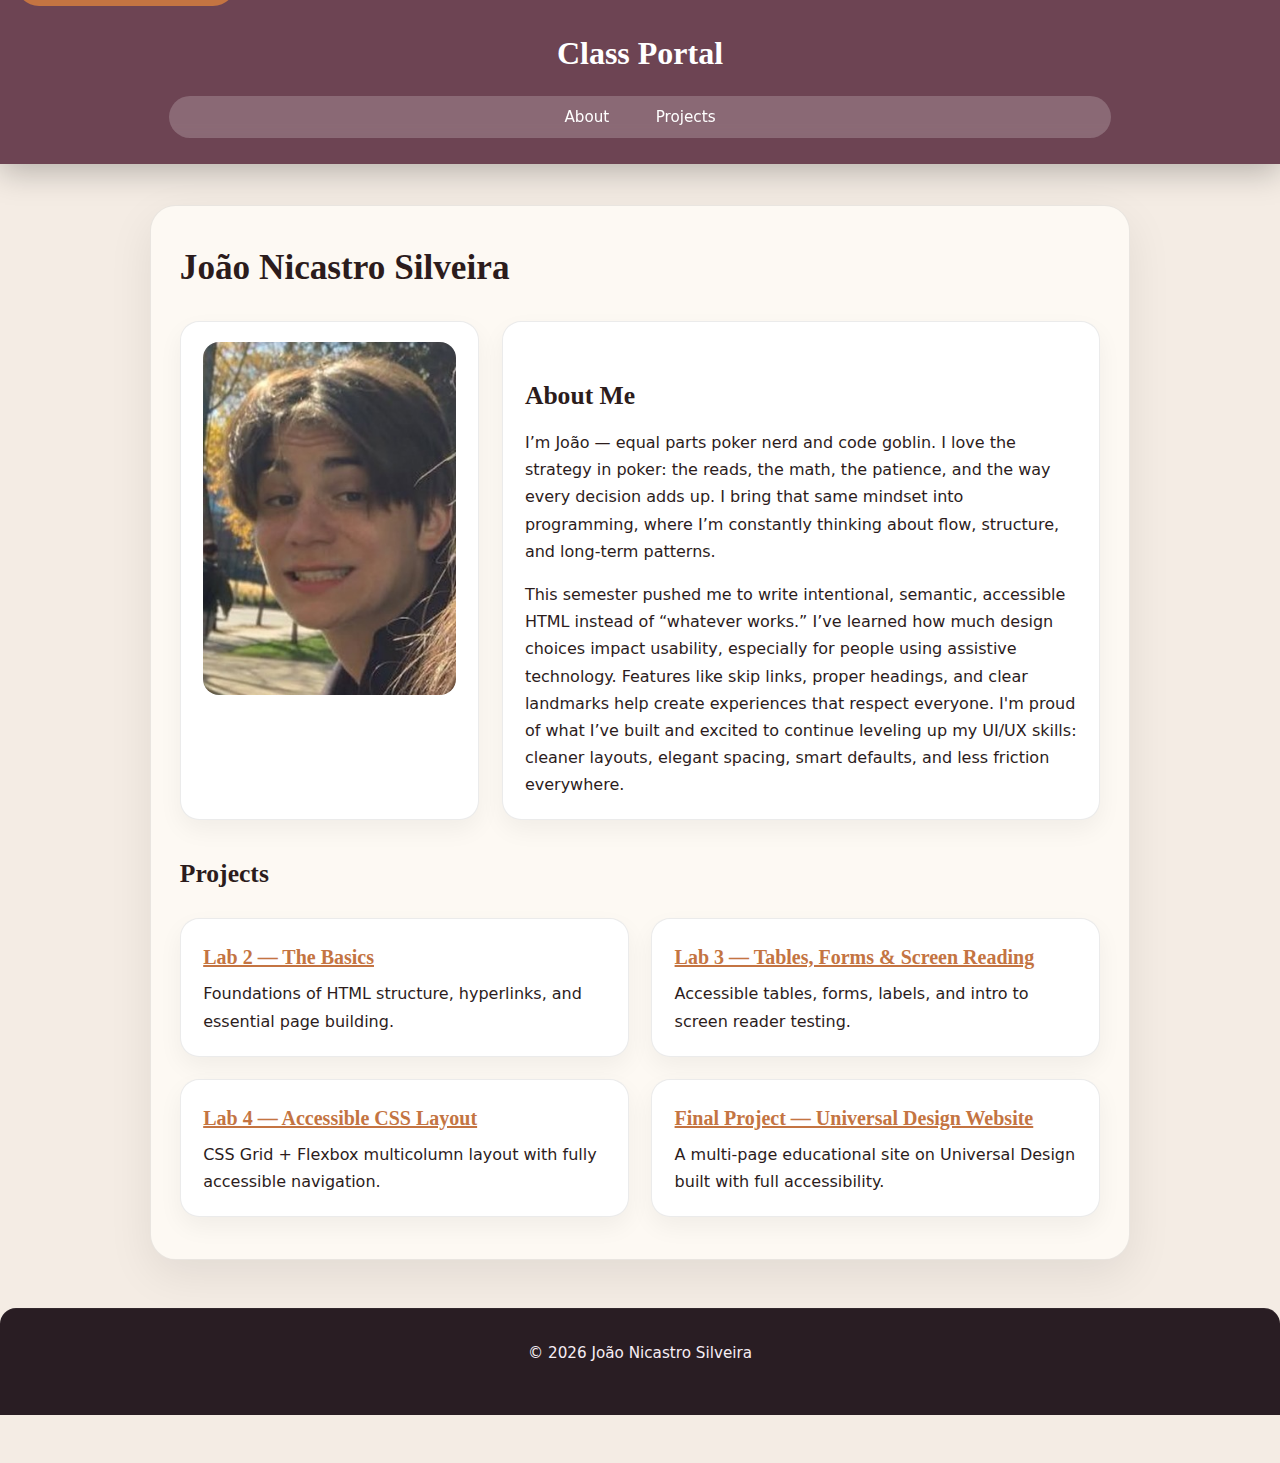
<file: index.html>
<!DOCTYPE html>
<html lang="en">
<head>
  <meta charset="UTF-8">
  <title>Class Portal — João Nicastro Silveira</title>
  <meta name="viewport" content="width=device-width, initial-scale=1">
  <link rel="stylesheet" href="styles.css">
</head>

<body>
  <a href="#main" class="skip-link">Skip to main content</a>

  <header>
    <div class="header-inner">
      <a href="index.html" class="brand">Class Portal</a>

      <button class="nav-toggle" aria-expanded="false">Menu</button>

      <nav id="nav">
        <ul>
          <li><a href="#about">About</a></li>
          <li><a href="#projects">Projects</a></li>
        </ul>
      </nav>
    </div>
  </header>

  <main id="main">

    <!-- ================= ABOUT ME ================= -->
    <section id="about">
      <h1>João Nicastro Silveira</h1>

      <div class="cards" style="grid-template-columns: 1fr 2fr;">
        
        <!-- Avatar / Photo -->
        <div class="card" style="text-align:center;">
          <img src="images/me.jpg" alt="Portrait of João Nicastro Silveira" style="max-width:100%; border-radius:1rem;">
        </div>

        <!-- About Me Text -->
        <div class="card">
          <h2>About Me</h2>
          <p>
            I’m João — equal parts poker nerd and code goblin. I love the strategy in poker:
            the reads, the math, the patience, and the way every decision adds up. I bring
            that same mindset into programming, where I’m constantly thinking about flow,
            structure, and long-term patterns.
          </p>

          <p>
            This semester pushed me to write intentional, semantic, accessible HTML instead
            of “whatever works.” I’ve learned how much design choices impact usability,
            especially for people using assistive technology. Features like skip links,
            proper headings, and clear landmarks help create experiences that respect
            everyone. I'm proud of what I’ve built and excited to continue leveling up my
            UI/UX skills: cleaner layouts, elegant spacing, smart defaults, and less
            friction everywhere.
          </p>
        </div>
      </div>
    </section>

    <!-- ================= PROJECTS ================= -->
    <section id="projects">
      <h2>Projects</h2>

      <div class="cards">

        <div class="card">
          <h3><a href="photosynthesis-recode/">Lab 2 — The Basics</a></h3>
          <p>Foundations of HTML structure, hyperlinks, and essential page building.</p>
        </div>

        <div class="card">
          <h3><a href="a11y-demo/">Lab 3 — Tables, Forms & Screen Reading</a></h3>
          <p>Accessible tables, forms, labels, and intro to screen reader testing.</p>
        </div>

        <div class="card">
          <h3><a href="lab4/index.html">Lab 4 — Accessible CSS Layout</a></h3>
          <p>CSS Grid + Flexbox multicolumn layout with fully accessible navigation.</p>
        </div>

        <div class="card">
          <h3><a href="final_project/index.html">Final Project — Universal Design Website</a></h3>
          <p>A multi-page educational site on Universal Design built with full accessibility.</p>
        </div>

      </div>
    </section>
  </main>

  <footer>
    <p>© <span id="year"></span> João Nicastro Silveira</p>
  </footer>

  <script>
    // dynamic year
    document.getElementById("year").textContent = new Date().getFullYear();

    // mobile nav toggle
    const btn = document.querySelector('.nav-toggle');
    const nav = document.querySelector('#nav');
    btn.addEventListener('click', () => {
      const expanded = btn.getAttribute('aria-expanded') === 'true';
      btn.setAttribute('aria-expanded', !expanded);
      nav.classList.toggle('open');
    });
  </script>

</body>
</html>
</file>
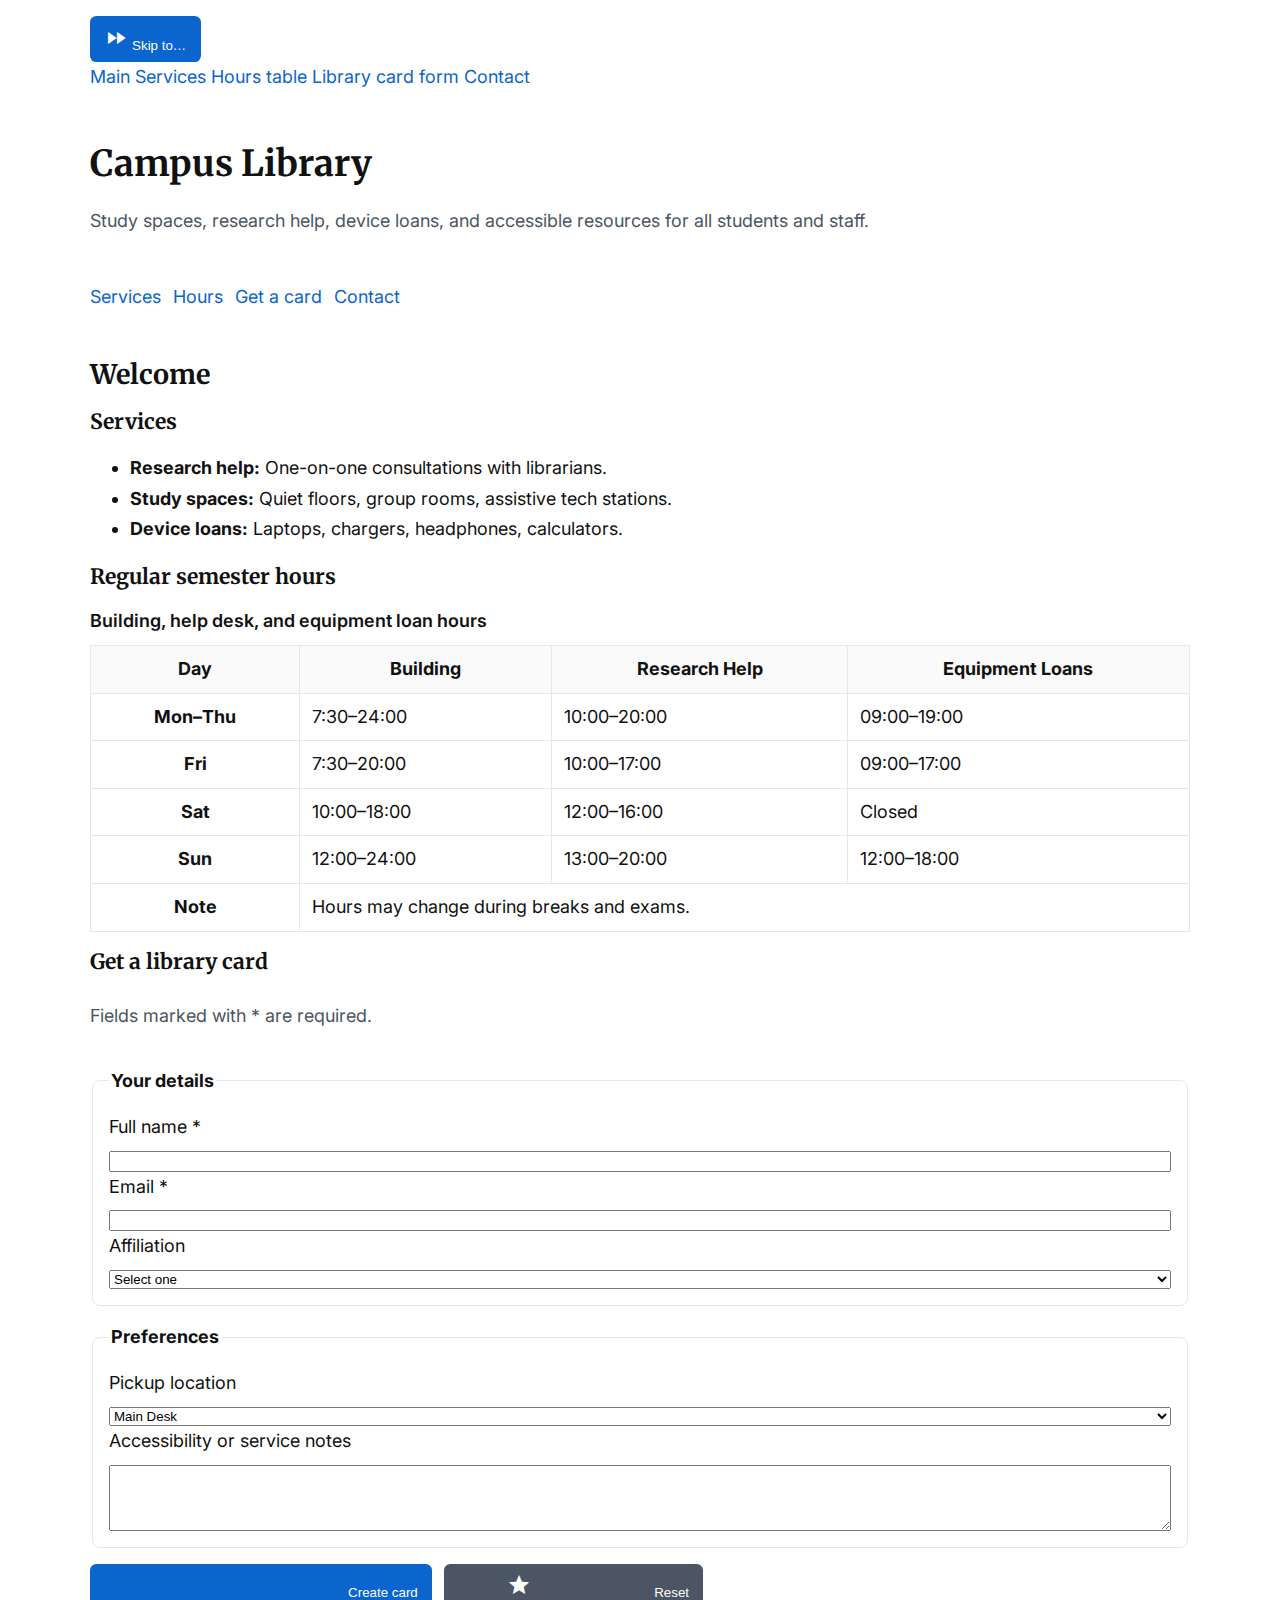
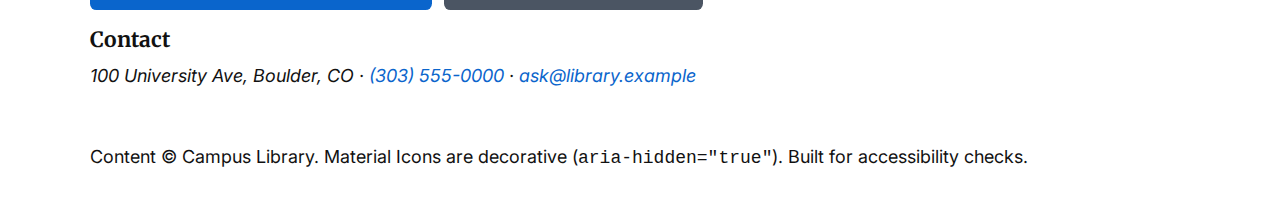
<file: a11y-demo/index.html>
<!doctype html>
<html lang="en">
<head>
  <meta charset="utf-8">
  <title>Library Services — Semantic + A11y Demo</title>
  <meta name="viewport" content="width=device-width,initial-scale=1">
  <meta name="description" content="Library services, hours table, and accessible sign-up form.">
  <link rel="preconnect" href="https://fonts.googleapis.com"><link rel="preconnect" href="https://fonts.gstatic.com" crossorigin>
  <link href="https://fonts.googleapis.com/css2?family=Inter:wght@400;600&family=Merriweather:wght@700;900&display=swap" rel="stylesheet">
  <link href="https://fonts.googleapis.com/icon?family=Material+Icons" rel="stylesheet">
  <link rel="stylesheet" href="css/styles.css">
</head>
<body>
  <a class="sr-only" href="#main">Skip to main content</a>

  <div class="skipbar" role="navigation" aria-label="Skip navigation">
  <div class="wrap">
    <button class="skip-toggle" aria-expanded="false" aria-haspopup="true">
      <span class="material-icons" aria-hidden="true">fast_forward</span>
      Skip to…
    </button>
    <div class="skip-menu" role="menu">
      <a role="menuitem" href="#main">Main</a>
      <a role="menuitem" href="#services">Services</a>
      <a role="menuitem" href="#hours">Hours table</a>
      <a role="menuitem" href="#signup">Library card form</a>
      <a role="menuitem" href="#contact">Contact</a>
    </div>
  </div>
</div>


  <header class="wrap">
    <h1>Campus Library</h1>
    <p class="dek">Study spaces, research help, device loans, and accessible resources for all students and staff.</p>
  </header>

  <nav aria-labelledby="toc">
    <h2 id="toc" class="sr-only">Page sections</h2>
    <ul class="toc wrap">
      <li><a href="#services">Services</a></li>
      <li><a href="#hours">Hours</a></li>
      <li><a href="#signup">Get a card</a></li>
      <li><a href="#contact">Contact</a></li>
    </ul>
  </nav>

  <main id="main">
    <article class="wrap" aria-labelledby="welcome">
      <header><h2 id="welcome">Welcome</h2></header>

      <section id="services" aria-labelledby="svc">
        <h3 id="svc">Services</h3>
        <ul>
          <li><strong>Research help:</strong> One-on-one consultations with librarians.</li>
          <li><strong>Study spaces:</strong> Quiet floors, group rooms, assistive tech stations.</li>
          <li><strong>Device loans:</strong> Laptops, chargers, headphones, calculators.</li>
        </ul>
      </section>

      <section id="hours" aria-labelledby="hrs">
        <h3 id="hrs">Regular semester hours</h3>
        <div class="table-wrap">
          <table>
            <caption>Building, help desk, and equipment loan hours</caption>
            <thead>
              <tr>
                <th scope="col">Day</th>
                <th scope="col">Building</th>
                <th scope="col">Research Help</th>
                <th scope="col">Equipment Loans</th>
              </tr>
            </thead>
            <tbody>
              <tr><th scope="row">Mon–Thu</th><td>7:30–24:00</td><td>10:00–20:00</td><td>09:00–19:00</td></tr>
              <tr><th scope="row">Fri</th><td>7:30–20:00</td><td>10:00–17:00</td><td>09:00–17:00</td></tr>
              <tr><th scope="row">Sat</th><td>10:00–18:00</td><td>12:00–16:00</td><td>Closed</td></tr>
              <tr><th scope="row">Sun</th><td>12:00–24:00</td><td>13:00–20:00</td><td>12:00–18:00</td></tr>
            </tbody>
            <tfoot>
              <tr><th scope="row">Note</th><td colspan="3">Hours may change during breaks and exams.</td></tr>
            </tfoot>
          </table>
        </div>
      </section>

      <section id="signup" aria-labelledby="card">
        <h3 id="card">Get a library card</h3>
        <form action="#" method="post" aria-describedby="form-hint">
          <p class="hint" id="form-hint">Fields marked with <span aria-hidden="true">*</span> are required.</p>
          <fieldset>
            <legend>Your details</legend>
            <div class="row">
              <label for="name">Full name <span aria-hidden="true">*</span></label>
              <input id="name" name="name" type="text" autocomplete="name" required>
            </div>
            <div class="row">
              <label for="email">Email <span aria-hidden="true">*</span></label>
              <input id="email" name="email" type="email" inputmode="email" autocomplete="email" required>
            </div>
            <div class="row">
              <label for="affiliation">Affiliation</label>
              <select id="affiliation" name="affiliation">
                <option value="">Select one</option>
                <option>Undergraduate</option><option>Graduate</option>
                <option>Faculty</option><option>Staff</option><option>Community</option>
              </select>
            </div>
          </fieldset>
          <fieldset>
            <legend>Preferences</legend>
            <div class="row">
              <label for="pickup">Pickup location</label>
              <select id="pickup" name="pickup">
                <option>Main Desk</option><option>Science Library</option><option>Media Center</option>
              </select>
            </div>
            <div class="row">
              <label for="notes">Accessibility or service notes</label>
              <textarea id="notes" name="notes" rows="4"></textarea>
            </div>
          </fieldset>
          <div class="actions">
            <button type="submit"><span class="material-icons" aria-hidden="true">how_to_reg</span> Create card</button>
            <button type="reset" class="muted"><span class="material-icons" aria-hidden="true">restart_alt</span> Reset</button>
          </div>
          <div aria-live="polite" class="sr-only" id="form-status">Form ready.</div>
        </form>
      </section>

      <section id="contact" aria-labelledby="ct">
        <h3 id="ct">Contact</h3>
        <address>100 University Ave, Boulder, CO · <a href="tel:+13035550000">(303) 555-0000</a> · <a href="mailto:ask@library.example">ask@library.example</a></address>
      </section>
    </article>
  </main>

  <footer class="wrap" aria-labelledby="foot">
    <h2 id="foot" class="sr-only">Page footer</h2>
    <p>Content © Campus Library. Material Icons are decorative (<code>aria-hidden="true"</code>). Built for accessibility checks.</p>
  </footer>
</body>
</html>
</file>
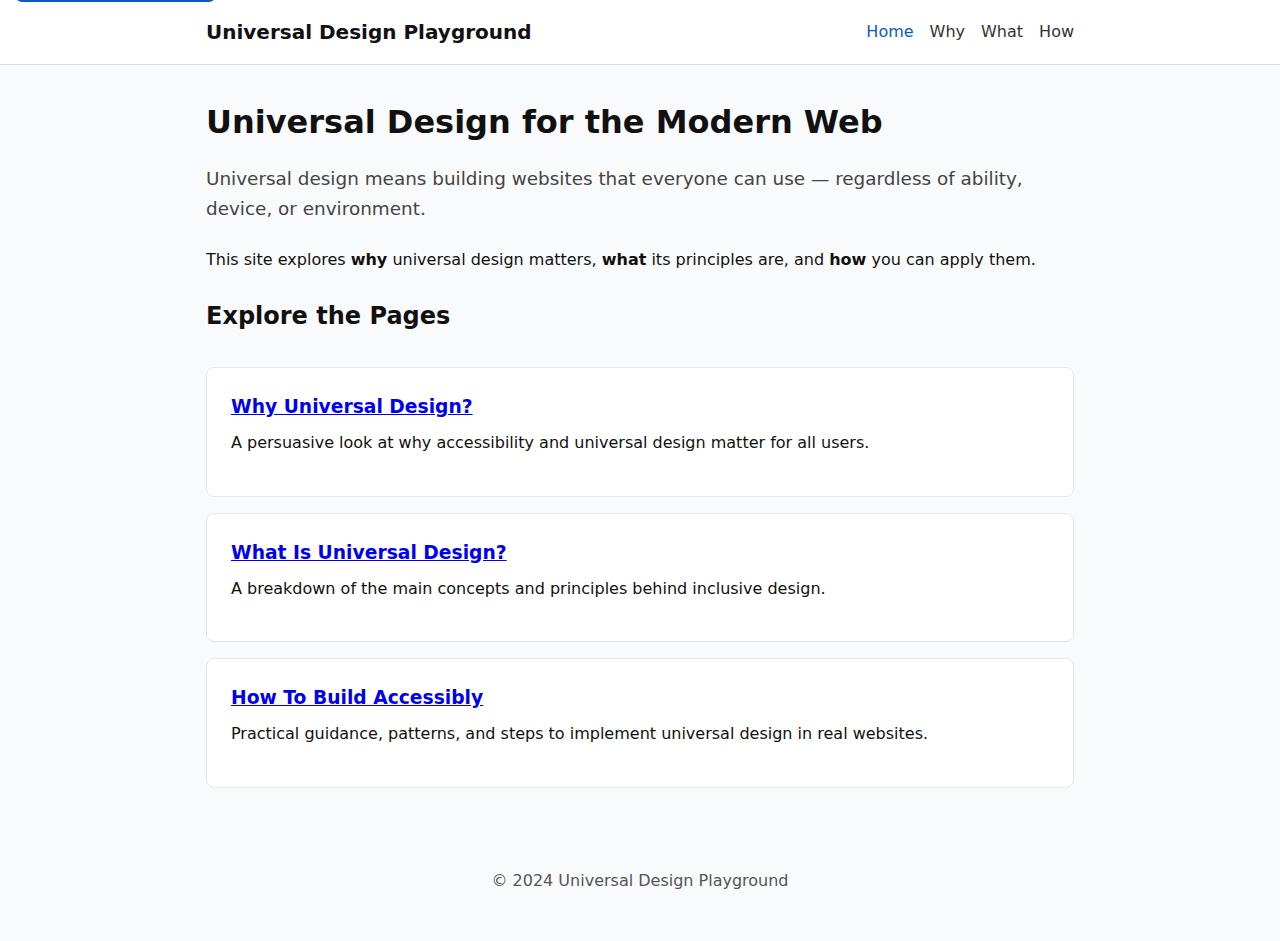
<file: final_project/index.html>
<!DOCTYPE html>
<html lang="en">
<head>
  <meta charset="UTF-8">
  <title>Universal Design Playground – Home</title>
  <meta name="viewport" content="width=device-width, initial-scale=1">
  <link rel="stylesheet" href="styles.css">
</head>

<body>
  <a href="#main" class="skip-link">Skip to main content</a>

  <header>
    <div class="header-inner">
      <a href="index.html" class="brand">Universal Design Playground</a>

      <button class="nav-toggle" aria-expanded="false">Menu</button>

      <nav id="nav">
        <ul>
          <li><a href="index.html" aria-current="page">Home</a></li>
          <li><a href="why.html">Why</a></li>
          <li><a href="what.html">What</a></li>
          <li><a href="how.html">How</a></li>
        </ul>
      </nav>
    </div>
  </header>

  <main id="main">
    <h1>Universal Design for the Modern Web</h1>

    <p class="lead">
      Universal design means building websites that everyone can use — regardless of ability, device, or environment.
    </p>

    <p>
      This site explores <strong>why</strong> universal design matters, <strong>what</strong> its principles are, and <strong>how</strong> you can apply them.
    </p>

    <h2>Explore the Pages</h2>

    <div class="cards">
      <div class="card">
        <h3><a href="why.html">Why Universal Design?</a></h3>
        <p>A persuasive look at why accessibility and universal design matter for all users.</p>
      </div>

      <div class="card">
        <h3><a href="what.html">What Is Universal Design?</a></h3>
        <p>A breakdown of the main concepts and principles behind inclusive design.</p>
      </div>

      <div class="card">
        <h3><a href="how.html">How To Build Accessibly</a></h3>
        <p>Practical guidance, patterns, and steps to implement universal design in real websites.</p>
      </div>
    </div>
  </main>

  <footer>
    <p>© 2024 Universal Design Playground</p>
  </footer>

  <script>
    const btn = document.querySelector('.nav-toggle');
    const nav = document.querySelector('#nav');

    btn.addEventListener('click', () => {
      const expanded = btn.getAttribute('aria-expanded') === 'true';
      btn.setAttribute('aria-expanded', !expanded);
      nav.classList.toggle('open');
    });
  </script>
</body>
</html>
</file>
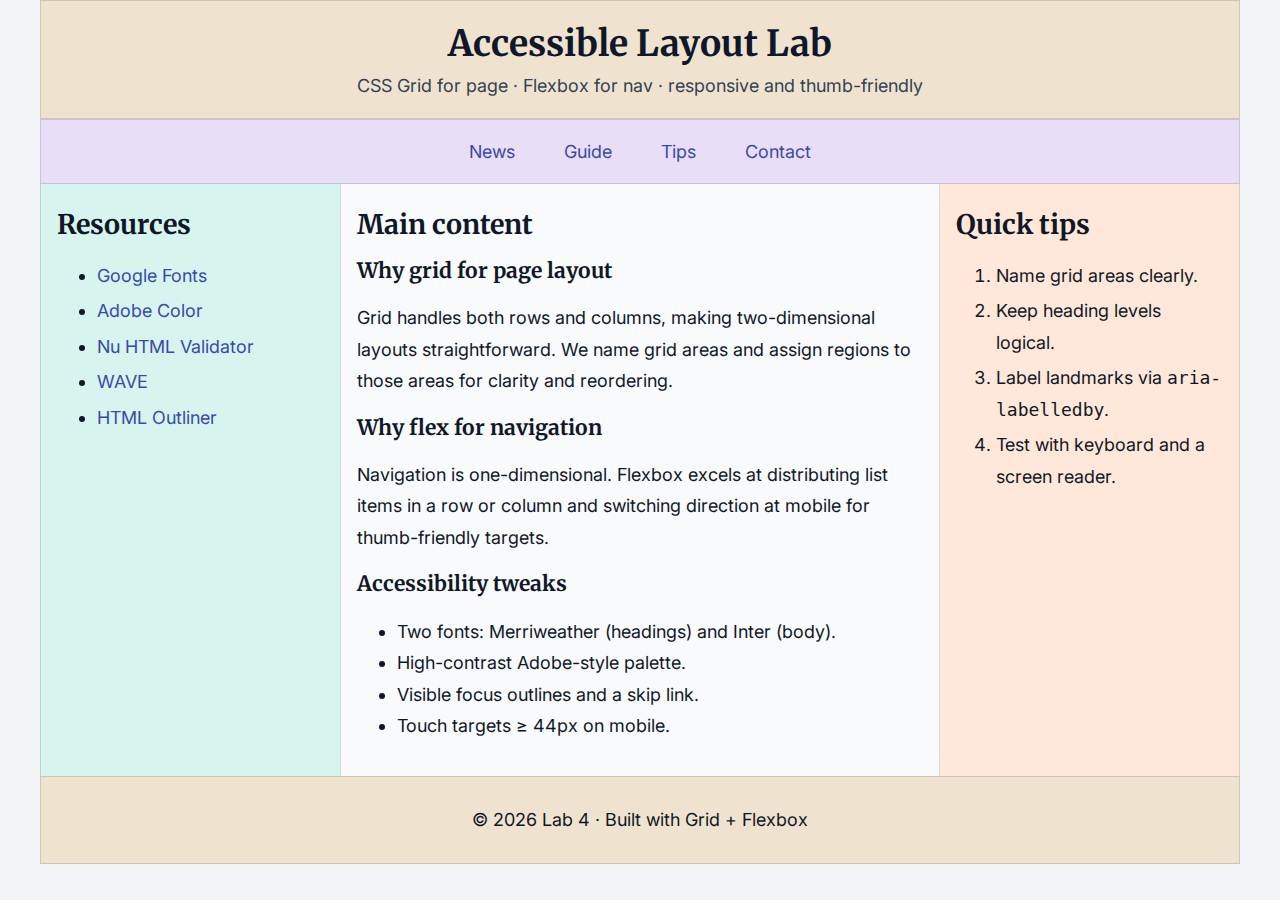
<file: lab4/index.html>
<!doctype html>
<html lang="en">
<head>
  <meta charset="utf-8">
  <title>Lab 4 — Multicolumn Grid + Flex Nav</title>
  <meta name="viewport" content="width=device-width,initial-scale=1">

  <!-- Google Fonts: serif for headings, sans for body -->
  <link rel="preconnect" href="https://fonts.googleapis.com">
  <link rel="preconnect" href="https://fonts.gstatic.com" crossorigin>
  <link href="https://fonts.googleapis.com/css2?family=Inter:wght@400;600&family=Merriweather:wght@800&display=swap" rel="stylesheet">

  <link rel="stylesheet" href="css/styles.css">
</head>
<body>
  <a class="sr-only" href="#main">Skip to main content</a>

  <div class="page">
    <header class="site-header" role="banner">
      <h1>Accessible Layout Lab</h1>
      <p class="dek">CSS Grid for page · Flexbox for nav · responsive and thumb-friendly</p>
    </header>

    <nav class="site-nav" aria-labelledby="nav-h">
      <h2 id="nav-h" class="sr-only">Primary navigation</h2>
      <ul class="menu">
        <li><a href="#news">News</a></li>
        <li><a href="#guide">Guide</a></li>
        <li><a href="#tips">Tips</a></li>
        <li><a href="#contact">Contact</a></li>
      </ul>
    </nav>

    <aside class="aside left" aria-labelledby="left-h">
      <h2 id="left-h">Resources</h2>
      <ul>
        <li><a href="https://fonts.google.com/">Google Fonts</a></li>
        <li><a href="https://color.adobe.com/create/color-wheel">Adobe Color</a></li>
        <li><a href="https://validator.w3.org/nu/">Nu HTML Validator</a></li>
        <li><a href="https://wave.webaim.org/">WAVE</a></li>
        <li><a href="https://gsnedders.html5.org/outliner/">HTML Outliner</a></li>
      </ul>
    </aside>

    <main id="main" class="content" role="main" aria-labelledby="main-h">
      <h2 id="main-h">Main content</h2>

      <section id="news">
        <h3>Why grid for page layout</h3>
        <p>Grid handles both rows and columns, making two-dimensional layouts straightforward. We name grid areas and assign regions to those areas for clarity and reordering.</p>
      </section>

      <section id="guide">
        <h3>Why flex for navigation</h3>
        <p>Navigation is one-dimensional. Flexbox excels at distributing list items in a row or column and switching direction at mobile for thumb-friendly targets.</p>
      </section>

      <section id="tips">
        <h3>Accessibility tweaks</h3>
        <ul>
          <li>Two fonts: Merriweather (headings) and Inter (body).</li>
          <li>High-contrast Adobe-style palette.</li>
          <li>Visible focus outlines and a skip link.</li>
          <li>Touch targets ≥ 44px on mobile.</li>
        </ul>
      </section>
    </main>

    <aside class="aside right" aria-labelledby="right-h">
      <h2 id="right-h">Quick tips</h2>
      <ol>
        <li>Name grid areas clearly.</li>
        <li>Keep heading levels logical.</li>
        <li>Label landmarks via <code>aria-labelledby</code>.</li>
        <li>Test with keyboard and a screen reader.</li>
      </ol>
    </aside>

    <footer class="site-footer" role="contentinfo" id="contact">
      <p>© <span id="y"></span> Lab 4 · Built with Grid + Flexbox</p>
    </footer>
  </div>

  <script>
    (function(){var y=document.getElementById('y'); if(y){y.textContent=new Date().getFullYear();}}());
  </script>
</body>
</html>
</file>
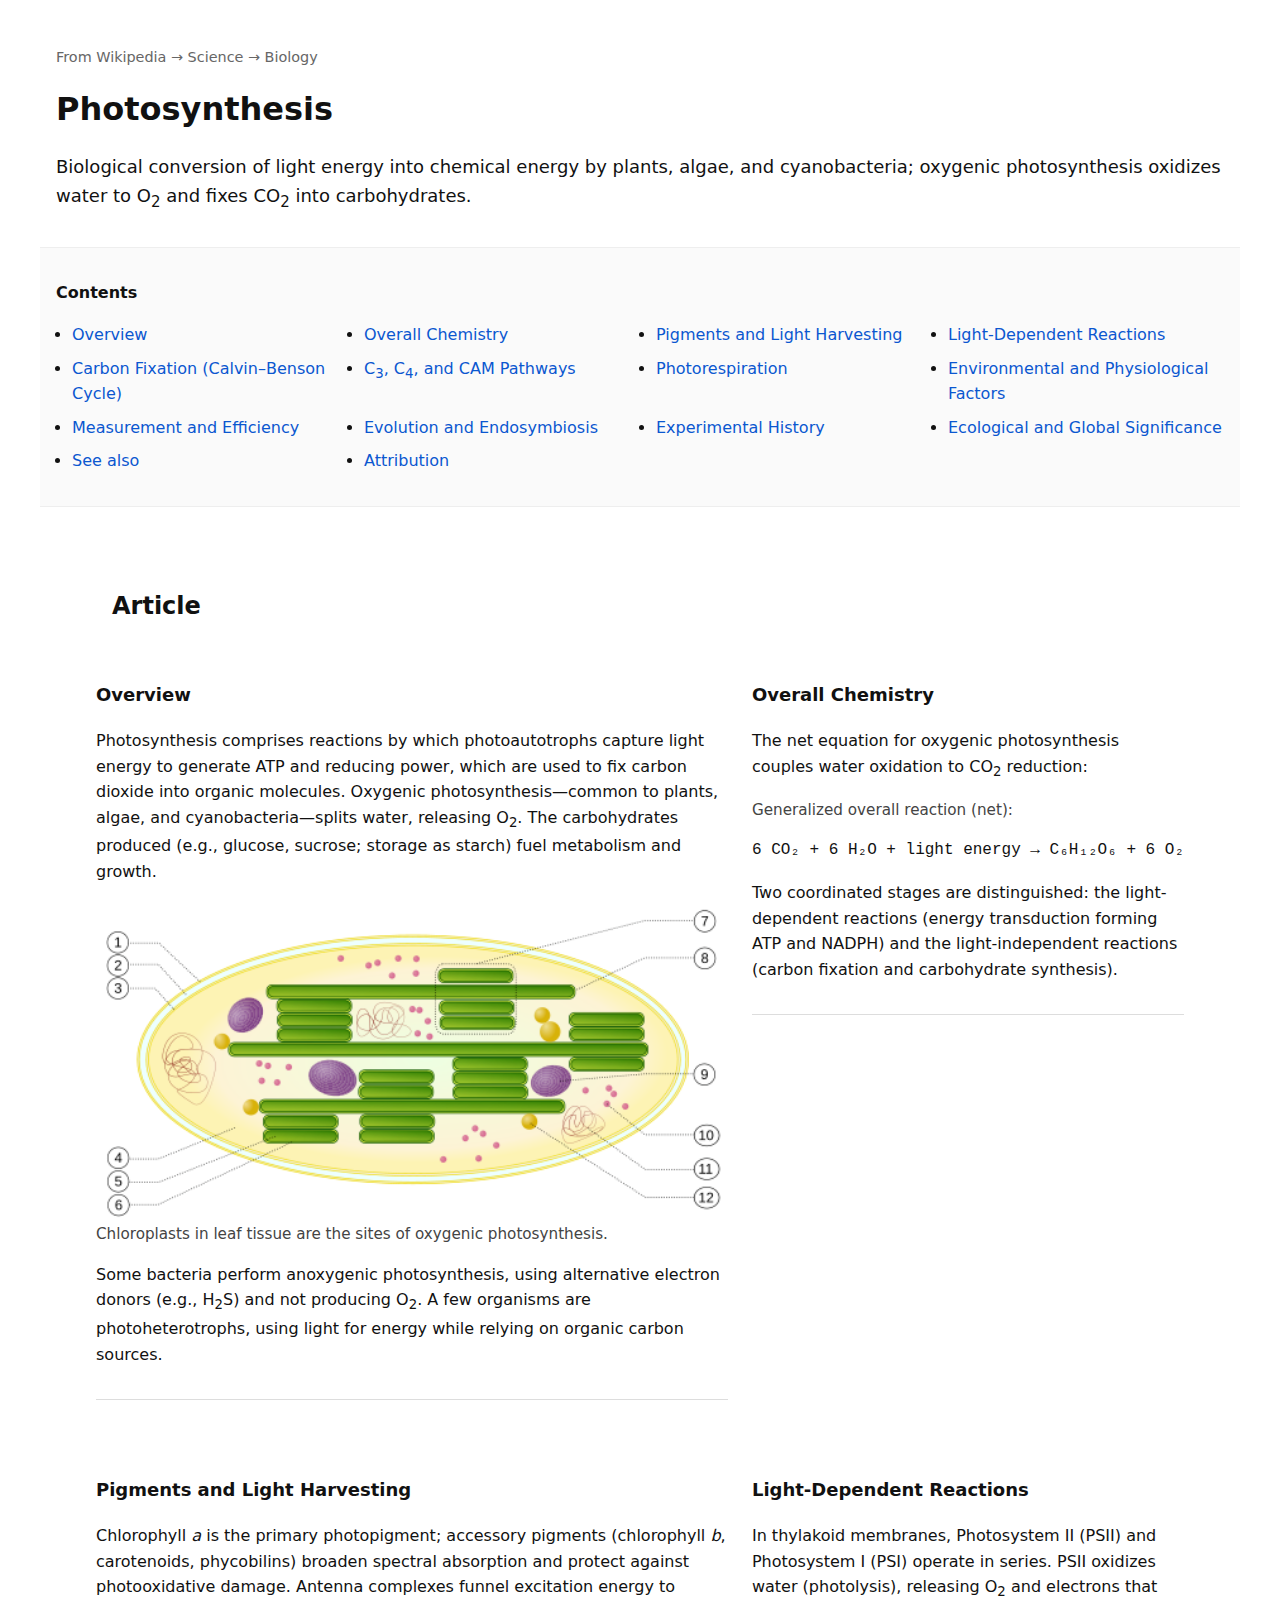
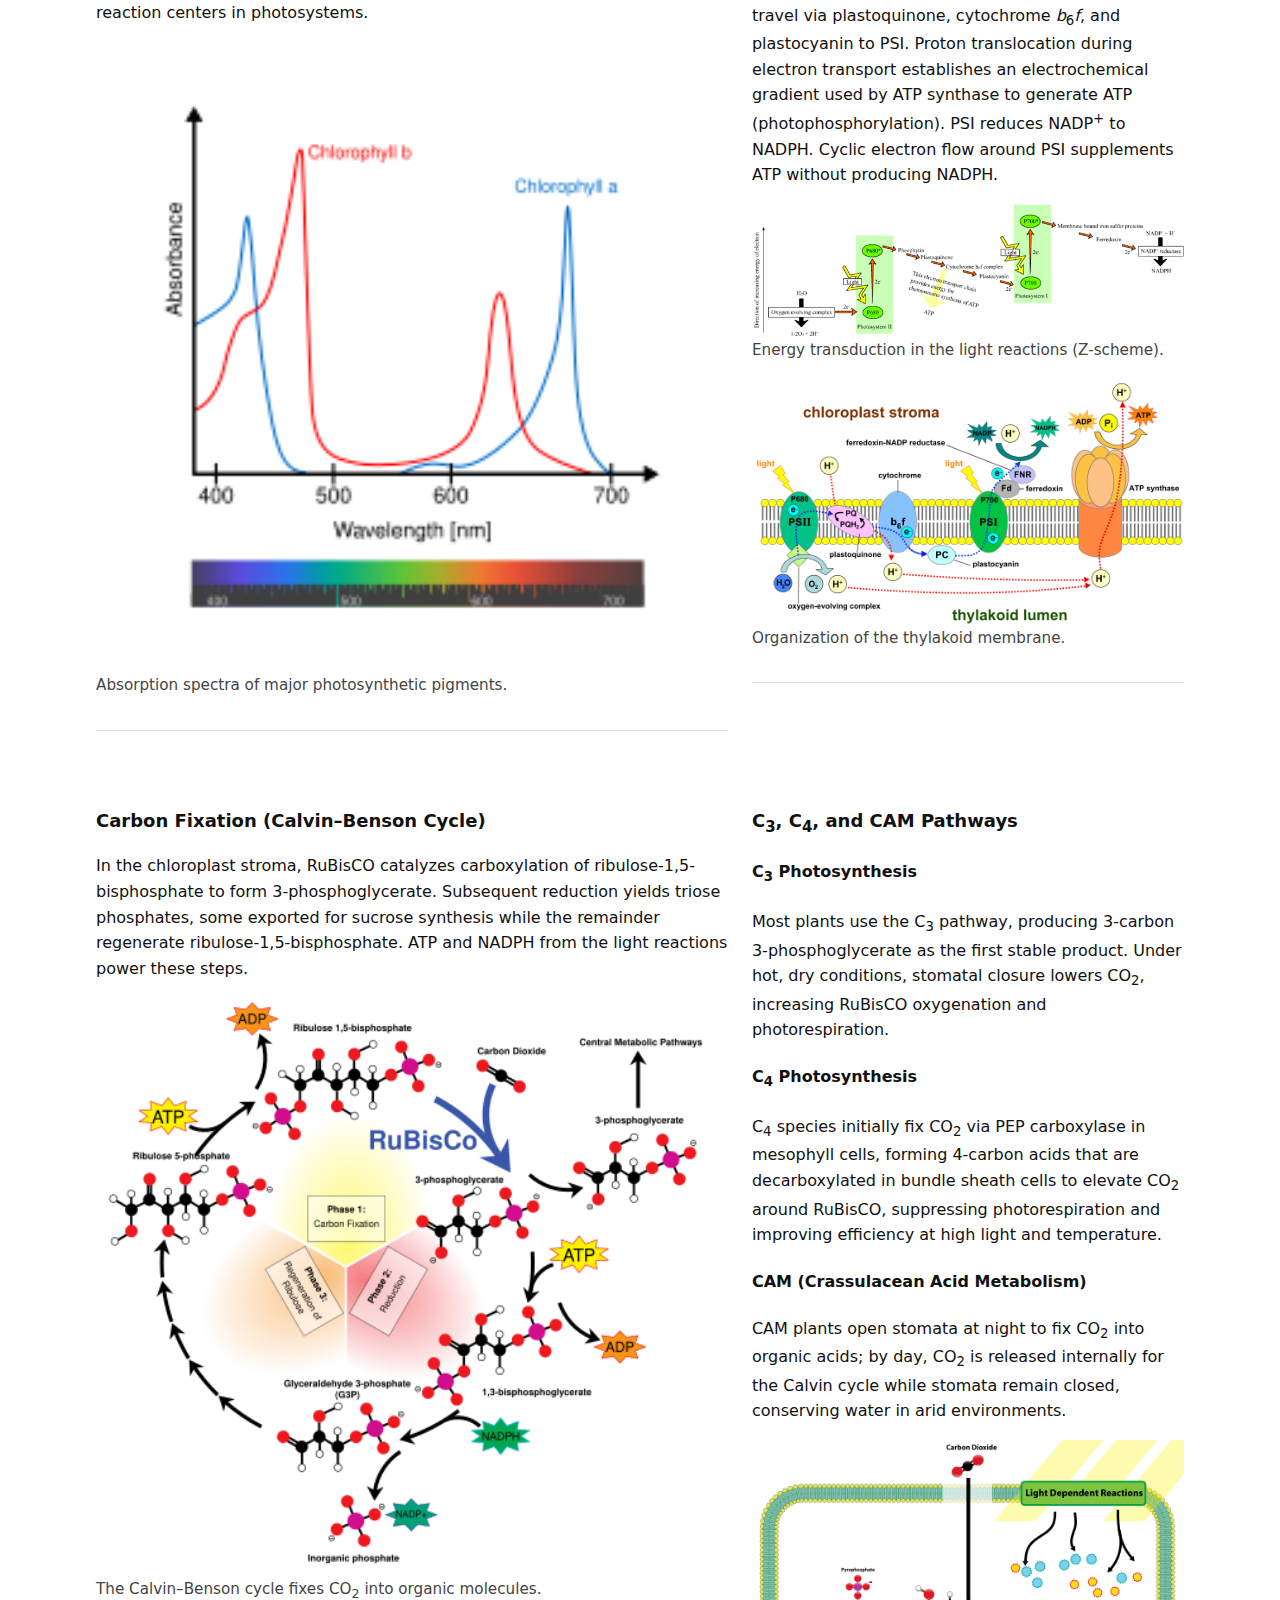
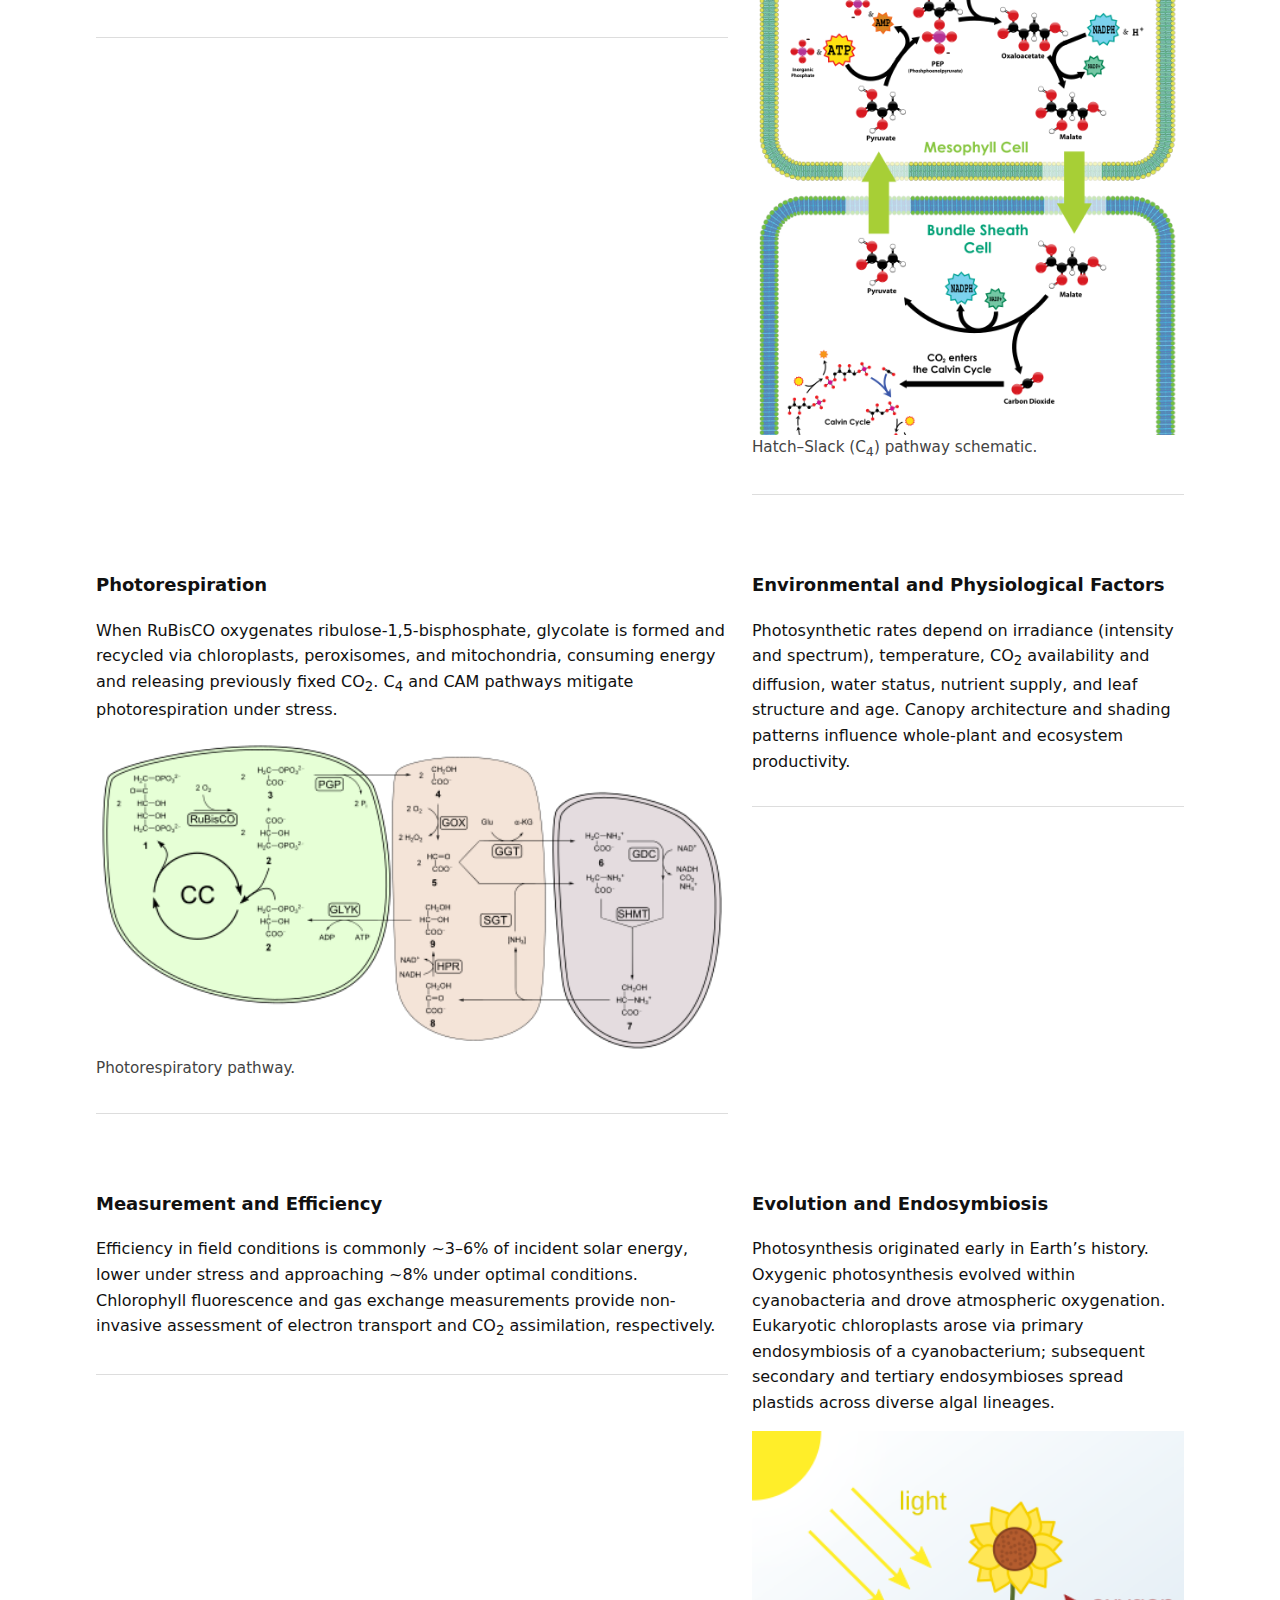
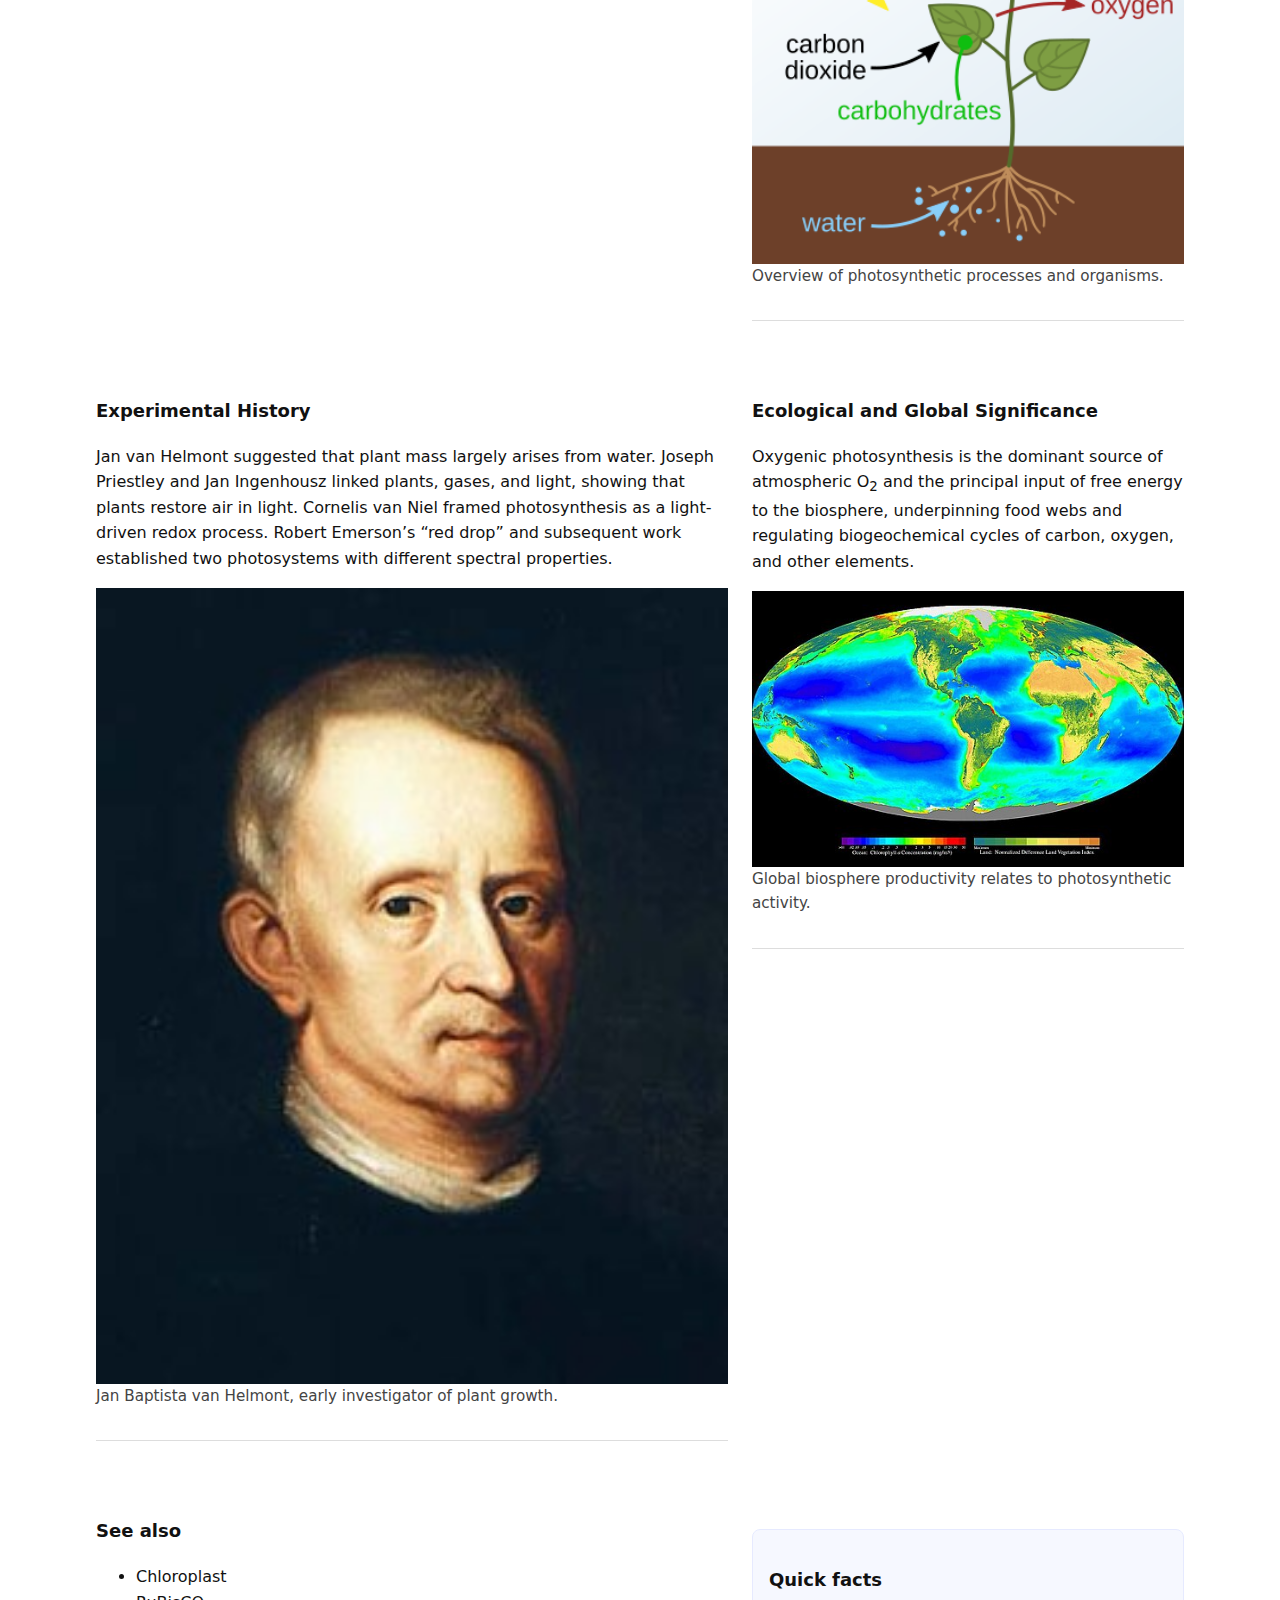
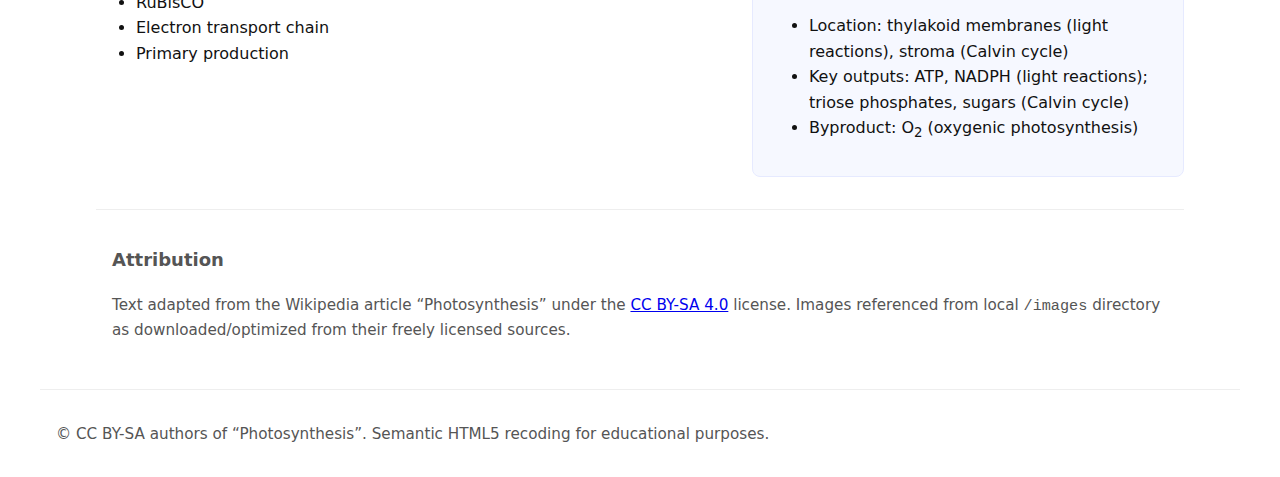
<file: photosynthesis-recode/index.html>
<!doctype html>
<html lang="en">
<head>
  <meta charset="utf-8" />
  <meta name="viewport" content="width=device-width, initial-scale=1" />
  <title>Photosynthesis — Semantic HTML5 Recoding</title>
  <meta name="description" content="A semantic HTML5 recoding of the Wikipedia article on Photosynthesis with accessible structure and anchored navigation." />
   <link rel="preconnect" href="https://fonts.googleapis.com">
  <link rel="preconnect" href="https://fonts.gstatic.com" crossorigin>
  <link href="https://fonts.googleapis.com/css2?family=Inter:wght@400;600&family=Merriweather:wght@700;900&display=swap" rel="stylesheet">


  <link rel="stylesheet" href="css/styles.css" />
  <style>
  
    .sr-only {
      border: 0;
      clip: rect(0, 0, 0, 0);
      height: 1px;
      margin: -1px;
      overflow: hidden;
      padding: 0;
      position: absolute;
      white-space: nowrap;
      width: 1px;
    }
    header, nav, main, footer { padding: 1rem; max-width: 1200px; margin: 0 auto; }
    header { padding-top: 2rem; }
    nav ul { display: grid; grid-template-columns: repeat(auto-fit, minmax(220px, 1fr)); gap: .5rem 1rem; padding-left: 1rem; }
    nav a { text-decoration: none; color: #0b57d0; }
    nav a:hover, nav a:focus { text-decoration: underline; }
    figure { margin: 1rem 0; }
    figcaption { font-size: .95rem; color: #444; }
    pre, code, kbd { font-family: ui-monospace, SFMono-Regular, Menlo, Consolas, "Liberation Mono", monospace; }
    hr { border: none; border-top: 1px solid #ddd; margin: 2rem 0; }
    .toc-label { font-weight: 600; margin-bottom: .5rem; }
    .breadcrumbs { font-size: .9rem; color: #666; }
    .lead { font-size: 1.125rem; }
    .page-grid { display: grid; grid-template-columns: 1fr; gap: 1.5rem; }
    @media (min-width: 960px) {
      .page-grid { grid-template-columns: 3fr 1fr; }
      aside { position: sticky; top: 1rem; align-self: start; }
    }
    
  </style>
</head>
<body>
  <a class="sr-only" href="#main">Skip to main content</a>

  <header role="banner" aria-labelledby="site-title">
    <p class="breadcrumbs" aria-label="Breadcrumbs">From Wikipedia &rarr; Science &rarr; Biology</p>
    <h1 id="site-title">Photosynthesis</h1>
    <p class="lead">Biological conversion of light energy into chemical energy by plants, algae, and cyanobacteria; oxygenic photosynthesis oxidizes water to O<sub>2</sub> and fixes CO<sub>2</sub> into carbohydrates.</p>
  </header>

  <nav aria-label="Table of contents">
    <h2 class="sr-only">Table of contents</h2>
    <p class="toc-label">Contents</p>
    <ul>
      <li><a href="#overview">Overview</a></li>
      <li><a href="#chemistry">Overall Chemistry</a></li>
      <li><a href="#pigments">Pigments and Light Harvesting</a></li>
      <li><a href="#light-reactions">Light-Dependent Reactions</a></li>
      <li><a href="#carbon-fixation">Carbon Fixation (Calvin–Benson Cycle)</a></li>
      <li><a href="#c3-c4-cam">C<sub>3</sub>, C<sub>4</sub>, and CAM Pathways</a></li>
      <li><a href="#photorespiration">Photorespiration</a></li>
      <li><a href="#factors">Environmental and Physiological Factors</a></li>
      <li><a href="#measurement">Measurement and Efficiency</a></li>
      <li><a href="#evolution">Evolution and Endosymbiosis</a></li>
      <li><a href="#history">Experimental History</a></li>
      <li><a href="#ecology">Ecological and Global Significance</a></li>
      <li><a href="#see-also">See also</a></li>
      <li><a href="#attribution">Attribution</a></li>
    </ul>
  </nav>

  <main id="main" tabindex="-1">
    <article aria-labelledby="title-article">
      <header>
        <h2 id="title-article">Article</h2>
      </header>

      <div class="page-grid">
        <section id="overview" aria-labelledby="overview-heading">
          <h3 id="overview-heading">Overview</h3>
          <p>Photosynthesis comprises reactions by which photoautotrophs capture light energy to generate ATP and reducing power, which are used to fix carbon dioxide into organic molecules. Oxygenic photosynthesis—common to plants, algae, and cyanobacteria—splits water, releasing O<sub>2</sub>. The carbohydrates produced (e.g., glucose, sucrose; storage as starch) fuel metabolism and growth.</p>
          <figure>
            <img src="images/Chloroplast.svg.png" width="960" height="540" alt="Diagram of a chloroplast with thylakoids and stroma labeled." />
            <figcaption>Chloroplasts in leaf tissue are the sites of oxygenic photosynthesis.</figcaption>
          </figure>
          <p>Some bacteria perform anoxygenic photosynthesis, using alternative electron donors (e.g., H<sub>2</sub>S) and not producing O<sub>2</sub>. A few organisms are photoheterotrophs, using light for energy while relying on organic carbon sources.</p>
          <hr />
        </section>

        <section id="chemistry" aria-labelledby="chemistry-heading">
          <h3 id="chemistry-heading">Overall Chemistry</h3>
          <p>The net equation for oxygenic photosynthesis couples water oxidation to CO<sub>2</sub> reduction:</p>
          <figure>
            <figcaption>Generalized overall reaction (net):</figcaption>
            <pre aria-label="Overall reaction">6 CO₂ + 6 H₂O + light energy → C₆H₁₂O₆ + 6 O₂</pre>
          </figure>
          <p>Two coordinated stages are distinguished: the light-dependent reactions (energy transduction forming ATP and NADPH) and the light-independent reactions (carbon fixation and carbohydrate synthesis).</p>
          <hr />
        </section>

        <section id="pigments" aria-labelledby="pigments-heading">
          <h3 id="pigments-heading">Pigments and Light Harvesting</h3>
          <p>Chlorophyll <em>a</em> is the primary photopigment; accessory pigments (chlorophyll <em>b</em>, carotenoids, phycobilins) broaden spectral absorption and protect against photooxidative damage. Antenna complexes funnel excitation energy to reaction centers in photosystems.</p>
          <figure>
            <img src="images/Chlorophyll_ab_spectra-en.svg.png" width="960" height="540" alt="Absorption spectra showing chlorophyll a, chlorophyll b, and carotenoids." />
            <figcaption>Absorption spectra of major photosynthetic pigments.</figcaption>
          </figure>
          <hr />
        </section>

        <section id="light-reactions" aria-labelledby="lightreac-heading">
          <h3 id="lightreac-heading">Light-Dependent Reactions</h3>
          <p>In thylakoid membranes, Photosystem II (PSII) and Photosystem I (PSI) operate in series. PSII oxidizes water (photolysis), releasing O<sub>2</sub> and electrons that travel via plastoquinone, cytochrome <em>b</em><sub>6</sub><em>f</em>, and plastocyanin to PSI. Proton translocation during electron transport establishes an electrochemical gradient used by ATP synthase to generate ATP (photophosphorylation). PSI reduces NADP<sup>+</sup> to NADPH. Cyclic electron flow around PSI supplements ATP without producing NADPH.</p>
          <figure>
            <img src="images/Z-scheme.png" width="960" height="540" alt="Z-scheme diagram of photosynthetic electron transport from water through PSII and PSI to NADP+." />
            <figcaption>Energy transduction in the light reactions (Z-scheme).</figcaption>
          </figure>
          <figure>
            <img src="images/Thylakoid_membrane_3.svg.png" width="960" height="540" alt="Annotated thylakoid membrane showing photosystems, cytochrome b6f, ATP synthase, and lumen-stroma proton gradient." />
            <figcaption>Organization of the thylakoid membrane.</figcaption>
          </figure>
          <hr />
        </section>

        <section id="carbon-fixation" aria-labelledby="calvin-heading">
          <h3 id="calvin-heading">Carbon Fixation (Calvin–Benson Cycle)</h3>
          <p>In the chloroplast stroma, RuBisCO catalyzes carboxylation of ribulose-1,5-bisphosphate to form 3-phosphoglycerate. Subsequent reduction yields triose phosphates, some exported for sucrose synthesis while the remainder regenerate ribulose-1,5-bisphosphate. ATP and NADPH from the light reactions power these steps.</p>
          <figure>
            <img src="images/Calvin-cycle4.svg.png" width="960" height="540" alt="Diagram of the Calvin–Benson cycle showing carboxylation, reduction, and regeneration phases." />
            <figcaption>The Calvin–Benson cycle fixes CO<sub>2</sub> into organic molecules.</figcaption>
          </figure>
          <hr />
        </section>

        <section id="c3-c4-cam" aria-labelledby="c3c4cam-heading">
          <h3 id="c3c4cam-heading">C<sub>3</sub>, C<sub>4</sub>, and CAM Pathways</h3>
          <article aria-labelledby="c3-heading">
            <h4 id="c3-heading">C<sub>3</sub> Photosynthesis</h4>
            <p>Most plants use the C<sub>3</sub> pathway, producing 3-carbon 3-phosphoglycerate as the first stable product. Under hot, dry conditions, stomatal closure lowers CO<sub>2</sub>, increasing RuBisCO oxygenation and photorespiration.</p>
          </article>
          <article aria-labelledby="c4-heading">
            <h4 id="c4-heading">C<sub>4</sub> Photosynthesis</h4>
            <p>C<sub>4</sub> species initially fix CO<sub>2</sub> via PEP carboxylase in mesophyll cells, forming 4-carbon acids that are decarboxylated in bundle sheath cells to elevate CO<sub>2</sub> around RuBisCO, suppressing photorespiration and improving efficiency at high light and temperature.</p>
          </article>
          <article aria-labelledby="cam-heading">
            <h4 id="cam-heading">CAM (Crassulacean Acid Metabolism)</h4>
            <p>CAM plants open stomata at night to fix CO<sub>2</sub> into organic acids; by day, CO<sub>2</sub> is released internally for the Calvin cycle while stomata remain closed, conserving water in arid environments.</p>
          </article>
          <figure>
            <img src="images/HatchSlackpathway2.svg.png" width="960" height="540" alt="Diagram of the Hatch–Slack (C4) pathway showing mesophyll and bundle sheath coordination." />
            <figcaption>Hatch–Slack (C<sub>4</sub>) pathway schematic.</figcaption>
          </figure>
          <hr />
        </section>

        <section id="photorespiration" aria-labelledby="photoresp-heading">
          <h3 id="photoresp-heading">Photorespiration</h3>
          <p>When RuBisCO oxygenates ribulose-1,5-bisphosphate, glycolate is formed and recycled via chloroplasts, peroxisomes, and mitochondria, consuming energy and releasing previously fixed CO<sub>2</sub>. C<sub>4</sub> and CAM pathways mitigate photorespiration under stress.</p>
          <figure>
            <img src="images/Photorespiration.svg.png" width="960" height="540" alt="Flowchart of photorespiration showing chloroplast, peroxisome, and mitochondrion steps." />
            <figcaption>Photorespiratory pathway.</figcaption>
          </figure>
          <hr />
        </section>

        <section id="factors" aria-labelledby="factors-heading">
          <h3 id="factors-heading">Environmental and Physiological Factors</h3>
          <p>Photosynthetic rates depend on irradiance (intensity and spectrum), temperature, CO<sub>2</sub> availability and diffusion, water status, nutrient supply, and leaf structure and age. Canopy architecture and shading patterns influence whole-plant and ecosystem productivity.</p>
          <hr />
        </section>

        <section id="measurement" aria-labelledby="measurement-heading">
          <h3 id="measurement-heading">Measurement and Efficiency</h3>
          <p>Efficiency in field conditions is commonly ~3–6% of incident solar energy, lower under stress and approaching ~8% under optimal conditions. Chlorophyll fluorescence and gas exchange measurements provide non-invasive assessment of electron transport and CO<sub>2</sub> assimilation, respectively.</p>
          <hr />
        </section>

        <section id="evolution" aria-labelledby="evolution-heading">
          <h3 id="evolution-heading">Evolution and Endosymbiosis</h3>
          <p>Photosynthesis originated early in Earth’s history. Oxygenic photosynthesis evolved within cyanobacteria and drove atmospheric oxygenation. Eukaryotic chloroplasts arose via primary endosymbiosis of a cyanobacterium; subsequent secondary and tertiary endosymbioses spread plastids across diverse algal lineages.</p>
          <figure>
            <img src="images/Photosynthesis_en.svg.png" width="960" height="540" alt="Overview illustration of photosynthesis across organisms and processes." />
            <figcaption>Overview of photosynthetic processes and organisms.</figcaption>
          </figure>
          <hr />
        </section>

        <section id="history" aria-labelledby="history-heading">
          <h3 id="history-heading">Experimental History</h3>
          <p>Jan van Helmont suggested that plant mass largely arises from water. Joseph Priestley and Jan Ingenhousz linked plants, gases, and light, showing that plants restore air in light. Cornelis van Niel framed photosynthesis as a light-driven redox process. Robert Emerson’s “red drop” and subsequent work established two photosystems with different spectral properties.</p>
          <figure>
            <img src="images/Jan_Baptist_van_Helmont_portrait.jpg" width="640" height="800" alt="Portrait of Jan Baptista van Helmont." />
            <figcaption>Jan Baptista van Helmont, early investigator of plant growth.</figcaption>
          </figure>
          <hr />
        </section>

        <section id="ecology" aria-labelledby="ecology-heading">
          <h3 id="ecology-heading">Ecological and Global Significance</h3>
          <p>Oxygenic photosynthesis is the dominant source of atmospheric O<sub>2</sub> and the principal input of free energy to the biosphere, underpinning food webs and regulating biogeochemical cycles of carbon, oxygen, and other elements.</p>
          <figure>
            <img src="images/Seawifs_global_biosphere.jpg" width="960" height="540" alt="Global biosphere productivity map from satellite observations." />
            <figcaption>Global biosphere productivity relates to photosynthetic activity.</figcaption>
          </figure>
          <hr />
        </section>

        <section id="see-also" aria-labelledby="seealso-heading">
          <h3 id="seealso-heading">See also</h3>
          <ul>
            <li>Chloroplast</li>
            <li>RuBisCO</li>
            <li>Electron transport chain</li>
            <li>Primary production</li>
          </ul>
        </section>

        <aside aria-labelledby="quick-facts">
          <h3 id="quick-facts">Quick facts</h3>
          <ul>
            <li>Location: thylakoid membranes (light reactions), stroma (Calvin cycle)</li>
            <li>Key outputs: ATP, NADPH (light reactions); triose phosphates, sugars (Calvin cycle)</li>
            <li>Byproduct: O<sub>2</sub> (oxygenic photosynthesis)</li>
          </ul>
        </aside>
      </div>

      <footer>
        <section id="attribution" aria-labelledby="attr-heading">
          <h3 id="attr-heading">Attribution</h3>
          <p>Text adapted from the Wikipedia article “Photosynthesis” under the <a href="https://creativecommons.org/licenses/by-sa/4.0/" rel="license">CC BY-SA 4.0</a> license. Images referenced from local <code>/images</code> directory as downloaded/optimized from their freely licensed sources.</p>
        </section>
      </footer>
    </article>
  </main>

  <footer role="contentinfo">
    <p>&copy; CC BY-SA authors of “Photosynthesis”. Semantic HTML5 recoding for educational purposes.</p>
  </footer>
</body>
</html>
</file>
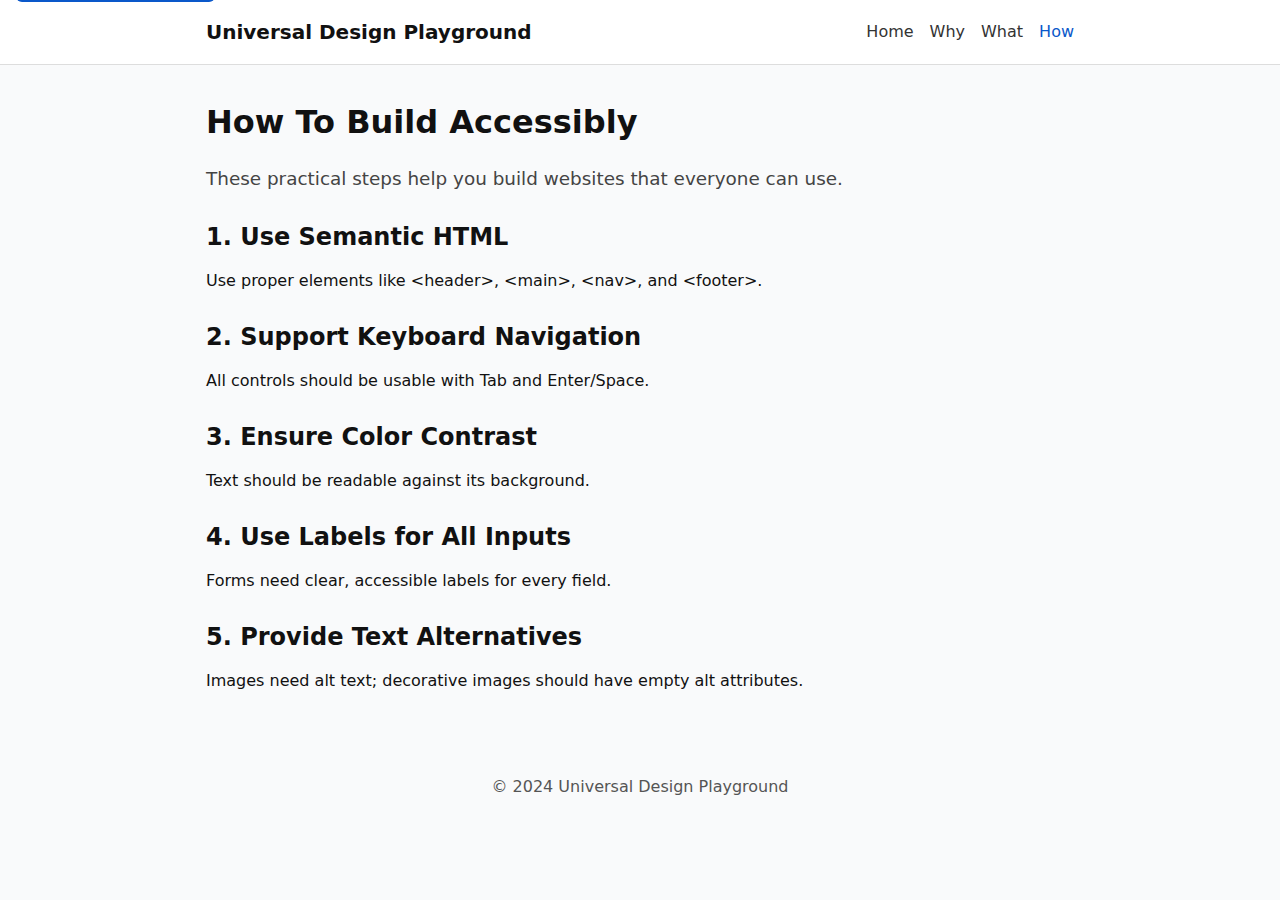
<file: final_project/how.html>
<!DOCTYPE html>
<html lang="en">
<head>
  <meta charset="UTF-8">
  <title>How To Build Accessibly</title>
  <meta name="viewport" content="width=device-width, initial-scale=1">
  <link rel="stylesheet" href="styles.css">
</head>

<body>
  <a href="#main" class="skip-link">Skip to main content</a>

  <header>
    <div class="header-inner">
      <a href="index.html" class="brand">Universal Design Playground</a>

      <button class="nav-toggle" aria-expanded="false">Menu</button>

      <nav id="nav">
        <ul>
          <li><a href="index.html">Home</a></li>
          <li><a href="why.html">Why</a></li>
          <li><a href="what.html">What</a></li>
          <li><a href="how.html" aria-current="page">How</a></li>
        </ul>
      </nav>
    </div>
  </header>

  <main id="main">
    <h1>How To Build Accessibly</h1>

    <p class="lead">
      These practical steps help you build websites that everyone can use.
    </p>

    <h2>1. Use Semantic HTML</h2>
    <p>Use proper elements like &lt;header&gt;, &lt;main&gt;, &lt;nav&gt;, and &lt;footer&gt;.</p>

    <h2>2. Support Keyboard Navigation</h2>
    <p>All controls should be usable with Tab and Enter/Space.</p>

    <h2>3. Ensure Color Contrast</h2>
    <p>Text should be readable against its background.</p>

    <h2>4. Use Labels for All Inputs</h2>
    <p>Forms need clear, accessible labels for every field.</p>

    <h2>5. Provide Text Alternatives</h2>
    <p>Images need alt text; decorative images should have empty alt attributes.</p>
  </main>

  <footer>
    <p>© 2024 Universal Design Playground</p>
  </footer>

  <script>
    const btn = document.querySelector('.nav-toggle');
    const nav = document.querySelector('#nav');

    btn.addEventListener('click', () => {
      const expanded = btn.getAttribute('aria-expanded') === 'true';
      btn.setAttribute('aria-expanded', !expanded);
      nav.classList.toggle('open');
    });
  </script>

</body>
</html>
</file>
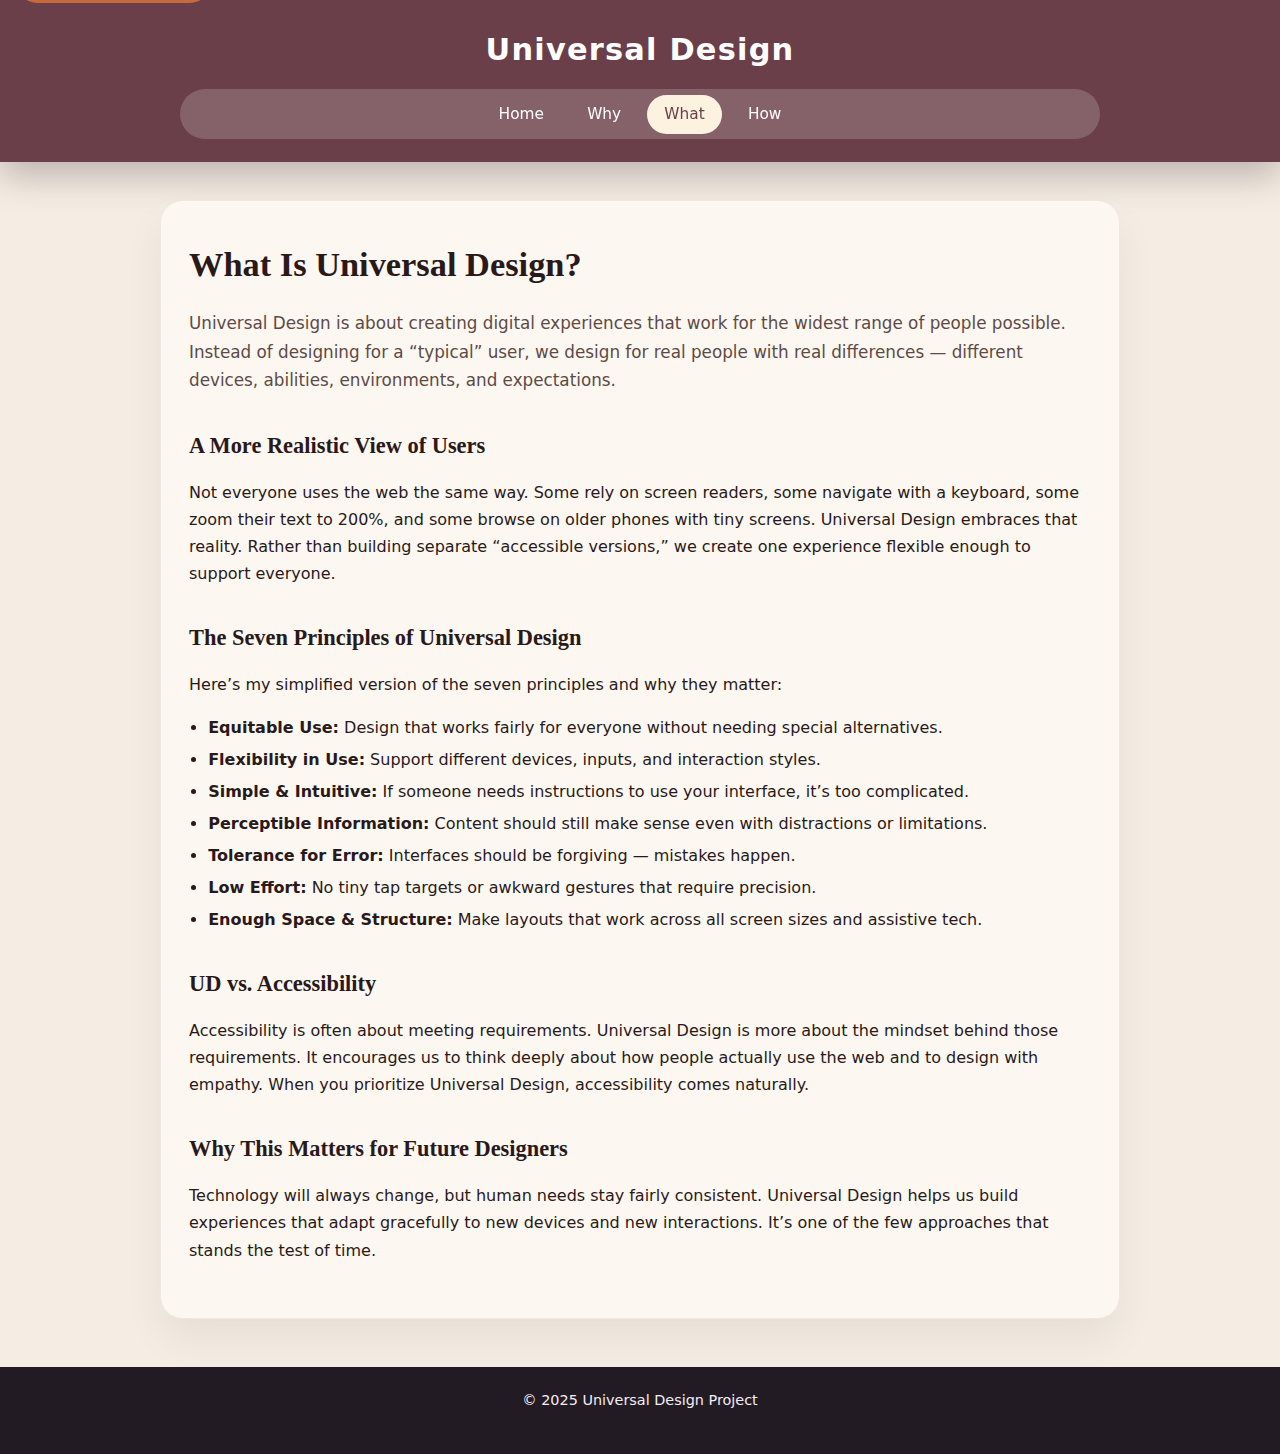
<file: final_project/what.html>
<!DOCTYPE html>
<html lang="en">
<head>
  <meta charset="UTF-8">
  <meta name="viewport" content="width=device-width, initial-scale=1.0">
  <title>What Is Universal Design?</title>
  <link rel="stylesheet" href="css/styles.css">
</head>

<body>
  <a class="skip-link" href="#main">Skip to main content</a>

  <header>
    <div class="header-inner">
      <a href="index.html" class="brand">Universal Design</a>

      <button class="nav-toggle" aria-expanded="false">Menu</button>

      <nav id="nav">
        <ul>
          <li><a href="index.html">Home</a></li>
          <li><a href="why.html">Why</a></li>
          <li><a aria-current="page" href="what.html">What</a></li>
          <li><a href="how.html">How</a></li>
        </ul>
      </nav>
    </div>
  </header>

  <main id="main">
    <h1>What Is Universal Design?</h1>

    <p class="lead">
      Universal Design is about creating digital experiences that work for the widest range of people possible. 
      Instead of designing for a “typical” user, we design for real people with real differences — different devices, abilities, environments, and expectations.
    </p>

    <h2>A More Realistic View of Users</h2>
    <p>
      Not everyone uses the web the same way. Some rely on screen readers, some navigate with a keyboard, 
      some zoom their text to 200%, and some browse on older phones with tiny screens. Universal Design embraces that reality. 
      Rather than building separate “accessible versions,” we create one experience flexible enough to support everyone.
    </p>

    <h2>The Seven Principles of Universal Design</h2>
    <p>Here’s my simplified version of the seven principles and why they matter:</p>

    <ul>
      <li><strong>Equitable Use:</strong> Design that works fairly for everyone without needing special alternatives.</li>
      <li><strong>Flexibility in Use:</strong> Support different devices, inputs, and interaction styles.</li>
      <li><strong>Simple & Intuitive:</strong> If someone needs instructions to use your interface, it’s too complicated.</li>
      <li><strong>Perceptible Information:</strong> Content should still make sense even with distractions or limitations.</li>
      <li><strong>Tolerance for Error:</strong> Interfaces should be forgiving — mistakes happen.</li>
      <li><strong>Low Effort:</strong> No tiny tap targets or awkward gestures that require precision.</li>
      <li><strong>Enough Space & Structure:</strong> Make layouts that work across all screen sizes and assistive tech.</li>
    </ul>

    <h2>UD vs. Accessibility</h2>
    <p>
      Accessibility is often about meeting requirements. Universal Design is more about the mindset behind those requirements.
      It encourages us to think deeply about how people actually use the web and to design with empathy. 
      When you prioritize Universal Design, accessibility comes naturally.
    </p>

    <h2>Why This Matters for Future Designers</h2>
    <p>
      Technology will always change, but human needs stay fairly consistent. 
      Universal Design helps us build experiences that adapt gracefully to new devices and new interactions. 
      It’s one of the few approaches that stands the test of time.
    </p>
  </main>

  <footer>
    <p>© 2025 Universal Design Project</p>
  </footer>

<script>
const btn=document.querySelector('.nav-toggle');
const nav=document.querySelector('#nav');
btn.addEventListener('click',()=>{
  const expanded=btn.getAttribute('aria-expanded')==='true';
  btn.setAttribute('aria-expanded',!expanded);
  nav.classList.toggle('open');
});
</script>

</body>
</html>
</file>
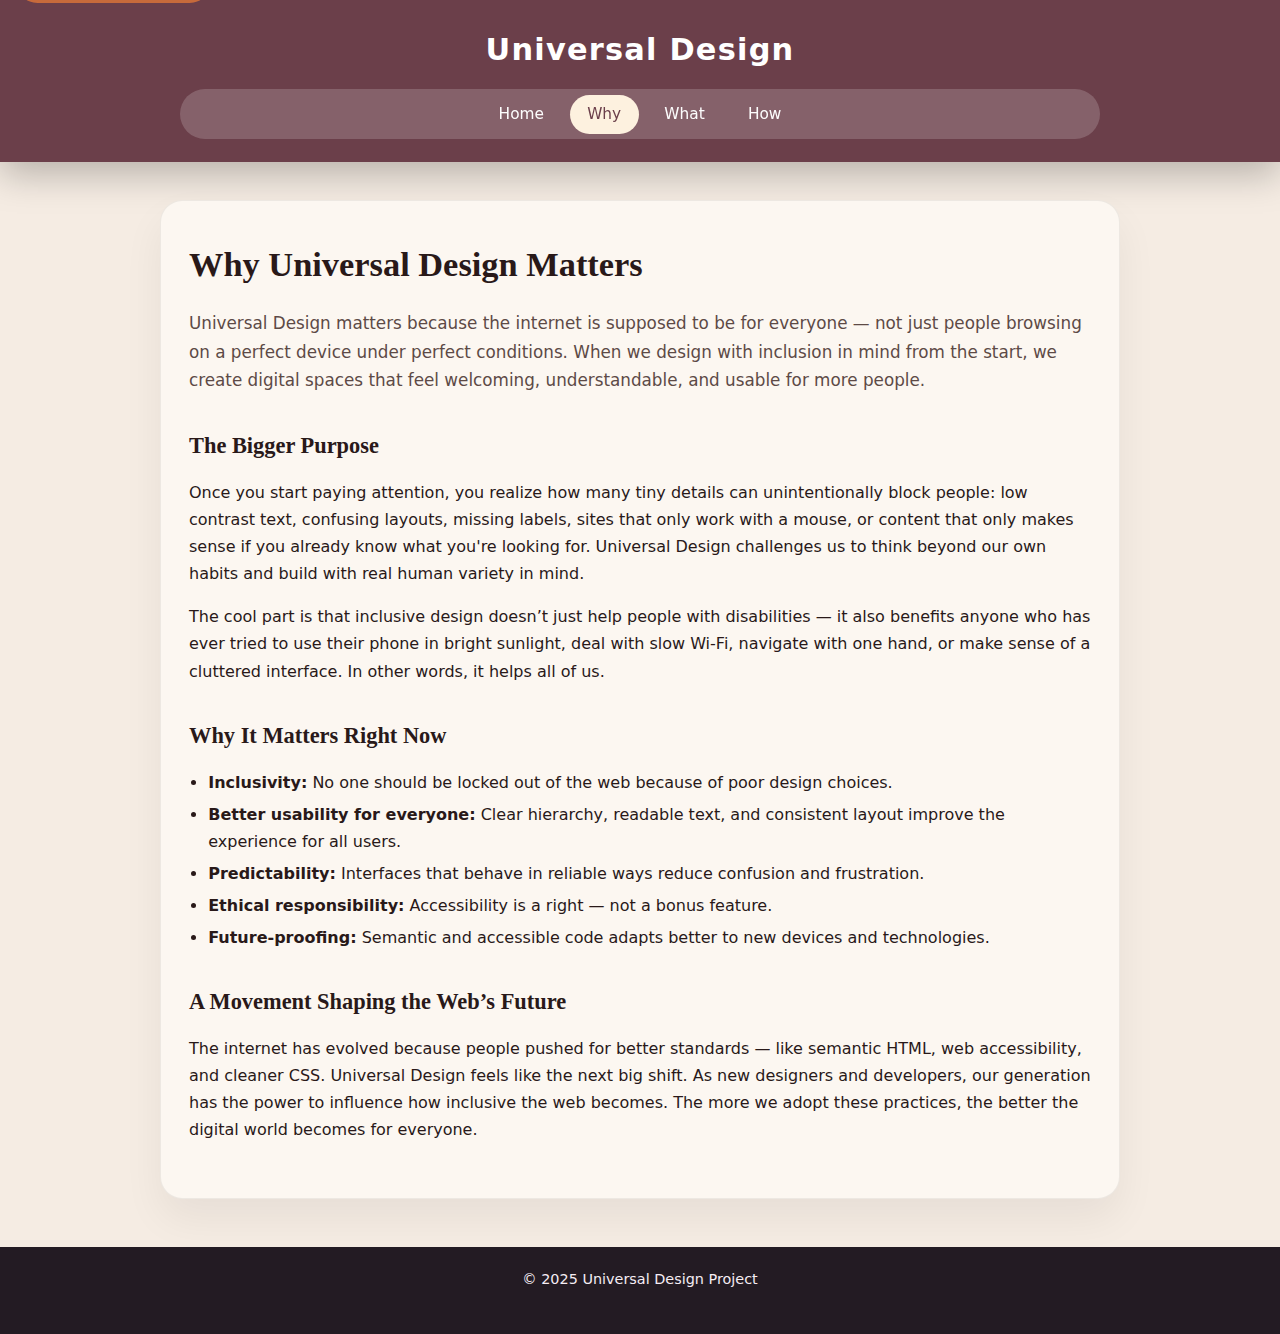
<file: final_project/why.html>
<!DOCTYPE html>
<html lang="en">
<head>
  <meta charset="UTF-8">
  <meta name="viewport" content="width=device-width, initial-scale=1.0">
  <title>Why Universal Design Matters</title>
  <link rel="stylesheet" href="css/styles.css">
</head>

<body>
  <a href="#main" class="skip-link">Skip to main content</a>

  <header>
    <div class="header-inner">
      <a href="index.html" class="brand">Universal Design</a>

      <button class="nav-toggle" aria-expanded="false">Menu</button>

      <nav id="nav">
        <ul>
          <li><a href="index.html">Home</a></li>
          <li><a aria-current="page" href="why.html">Why</a></li>
          <li><a href="what.html">What</a></li>
          <li><a href="how.html">How</a></li>
        </ul>
      </nav>
    </div>
  </header>

  <main id="main">
    <h1>Why Universal Design Matters</h1>

    <p class="lead">
      Universal Design matters because the internet is supposed to be for everyone — not just people browsing on a perfect device under perfect conditions. 
      When we design with inclusion in mind from the start, we create digital spaces that feel welcoming, understandable, and usable for more people.
    </p>

    <h2>The Bigger Purpose</h2>
    <p>
      Once you start paying attention, you realize how many tiny details can unintentionally block people: low contrast text, confusing layouts, missing labels, 
      sites that only work with a mouse, or content that only makes sense if you already know what you're looking for. 
      Universal Design challenges us to think beyond our own habits and build with real human variety in mind.
    </p>

    <p>
      The cool part is that inclusive design doesn’t just help people with disabilities — it also benefits anyone who has ever tried to use their phone in bright sunlight, 
      deal with slow Wi-Fi, navigate with one hand, or make sense of a cluttered interface. In other words, it helps all of us.
    </p>

    <h2>Why It Matters Right Now</h2>
    <ul>
      <li><strong>Inclusivity:</strong> No one should be locked out of the web because of poor design choices.</li>
      <li><strong>Better usability for everyone:</strong> Clear hierarchy, readable text, and consistent layout improve the experience for all users.</li>
      <li><strong>Predictability:</strong> Interfaces that behave in reliable ways reduce confusion and frustration.</li>
      <li><strong>Ethical responsibility:</strong> Accessibility is a right — not a bonus feature.</li>
      <li><strong>Future-proofing:</strong> Semantic and accessible code adapts better to new devices and technologies.</li>
    </ul>

    <h2>A Movement Shaping the Web’s Future</h2>
    <p>
      The internet has evolved because people pushed for better standards — like semantic HTML, web accessibility, and cleaner CSS. 
      Universal Design feels like the next big shift. As new designers and developers, our generation has the power to influence how inclusive the web becomes. 
      The more we adopt these practices, the better the digital world becomes for everyone.
    </p>
  </main>

  <footer>
    <p>© 2025 Universal Design Project</p>
  </footer>

<script>
const btn=document.querySelector('.nav-toggle');
const nav=document.querySelector('#nav');
btn.addEventListener('click',()=>{
  const expanded=btn.getAttribute('aria-expanded')==='true';
  btn.setAttribute('aria-expanded',!expanded);
  nav.classList.toggle('open');
});
</script>

</body>
</html>
</file>
<file: a11y-demo/css/styles.css>
html{scroll-behavior:smooth}
body{margin:0;font-family:"Inter",system-ui,-apple-system,Segoe UI,Roboto,Helvetica,Arial,sans-serif;font-size:18px;line-height:1.7;color:#111;background:#fff}
.wrap{max-width:100ch;margin:0 auto;padding:1rem}
h1,h2,h3{font-family:"Merriweather",Georgia,"Times New Roman",serif;line-height:1.3;margin:1rem 0 .5rem}
.dek,.hint,figcaption{color:#4b5563}
a{color:#0A65CC;text-decoration:none}a:hover{text-decoration:underline}a:visited{color:#6B3FA0}a:focus,button:focus,input:focus,select:focus,textarea:focus{outline:3px solid #FFB000;outline-offset:2px}
img{max-width:100%;height:auto;display:block}
.toc{list-style:none;display:flex;flex-wrap:wrap;gap:.75rem;padding:.75rem 1rem;margin:0 auto;max-width:100ch}
.table-wrap{overflow-x:auto}
table{border-collapse:collapse;width:100%;min-width:48rem}
caption{font-weight:600;text-align:left;padding:.5rem 0}
th,td{border:1px solid #e5e7eb;padding:.5rem .75rem;vertical-align:top}
thead th{background:#fafafa}
form{display:grid;gap:1rem}
fieldset{border:1px solid #e5e7eb;border-radius:.5rem;padding:1rem}
legend{font-weight:700}
.row{display:grid;gap:.5rem}
.actions{display:flex;gap:.75rem;align-items:center}
button{border:0;background:#0A65CC;color:#fff;padding:.6rem .9rem;border-radius:.4rem;cursor:pointer}
button.muted{background:#4b5563}
:target{scroll-margin-top:1rem}
.sr-only{border:0;clip:rect(0,0,0,0);height:1px;margin:-1px;overflow:hidden;padding:0;position:absolute;white-space:nowrap;width:1px}
</file>
<file: lab4/css/styles.css>
/* Adobe-style palette (teal/indigo + sand + soft surfaces) */
:root{
  /* neutrals */
  --bg:#f2f4f7;        /* page gutters (soft gray) */
  --panel:#efe3d0;     /* header/footer sand */
  --ink:#101828;       /* near-black body text */
  --muted:#475467;     /* secondary text */
  --line:#1f293726;    /* subtle charcoal border */

  /* brand + focus */
  --brand:#3949AB;     /* indigo links (AA on light bg) */
  --accent:#0ea5a8;    /* teal focus outline */

  /* surfaces */
  --nav:#e8def8;       /* soft violet */
  --main:#f8fafc;      /* eggshell */
  --asideL:#d7f4ee;    /* mint/teal */
  --asideR:#ffe8da;    /* pale peach */
}

/* Base */
*{box-sizing:border-box}
html{scroll-behavior:smooth}
body{
  margin:0;
  color:var(--ink);
  background:var(--bg);
  font:18px/1.75 "Inter",system-ui,-apple-system,Segoe UI,Roboto,Helvetica,Arial,sans-serif;
}
h1,h2,h3{
  font-family:"Merriweather",Georgia,"Times New Roman",serif;
  line-height:1.25;
  margin:.5rem 0 .25rem;
}
a{color:var(--brand);text-decoration:none}
a:hover{text-decoration:underline}
a:focus-visible{outline:3px solid var(--accent);outline-offset:2px}

/* sr-only + skip */
.sr-only{
  border:0;clip:rect(0,0,0,0);height:1px;margin:-1px;overflow:hidden;padding:0;position:absolute;white-space:nowrap;width:1px
}
.sr-only:focus{
  position:fixed;left:1rem;top:1rem;background:#000;color:#fff;padding:.5rem .75rem;border-radius:.25rem;z-index:1000
}

/* Centered wrapper */
.page{
  width:min(1200px, 100%);
  margin:0 auto;
  padding:0 0 1rem;

  /* Grid layout (desktop) */
  display:grid;
  gap:0;
  grid-template-columns: 1fr 2fr 1fr;
  grid-template-areas:
    "header header header"
    "nav    nav    nav"
    "asideL main   asideR"
    "footer footer footer";
}

/* Regions */
.site-header{grid-area:header;background:var(--panel);border:1px solid var(--line);text-align:center;padding:1rem}
.site-header h1{margin:.25rem 0;color:#0f172a}
.site-header .dek{color:#334155;margin:0}

.site-nav{grid-area:nav;background:var(--nav);border:1px solid var(--line);padding:.5rem 1rem}
.content{grid-area:main;background:var(--main);border-left:1px solid var(--line);border-right:1px solid var(--line);padding:1rem}
.aside.left{grid-area:asideL;background:var(--asideL);border-left:1px solid var(--line);padding:1rem}
.aside.right{grid-area:asideR;background:var(--asideR);border-right:1px solid var(--line);padding:1rem}
.site-footer{grid-area:footer;background:var(--panel);border:1px solid var(--line);text-align:center;padding:.6rem}

/* Flexbox nav (1D) */
.menu{
  list-style:none;
  display:flex;
  gap:1.25rem;
  margin:0;
  padding:0;
  justify-content:center;
  flex-wrap:wrap;
}
.menu a{
  display:block;
  padding:.5rem .9rem;
  border-radius:.4rem;
}
.menu a:focus-visible{outline:3px solid var(--accent);outline-offset:2px}

/* Tablet breakpoint */
@media (max-width: 1024px){
  .page{
    grid-template-columns: 1fr 1fr;
    grid-template-areas:
      "header header"
      "nav    nav"
      "main   asideR"
      "asideL asideL"
      "footer footer";
  }
  .menu{gap:.9rem}
}

/* Mobile breakpoint: single column, vertical nav, larger targets */
@media (max-width: 700px){
  .page{
    grid-template-columns: 1fr;
    grid-template-areas:
      "header"
      "nav"
      "main"
      "asideL"
      "asideR"
      "footer";
  }
  .menu{
    flex-direction:column;
    align-items:stretch;
    gap:.5rem;
  }
  .menu a{
    padding:1rem 1rem;           /* ≥44px touch height */
    border:1px solid var(--line);
    background:#fff;
    border-radius:.6rem;
    text-align:center;
  }
}

/* Niceties */
.dek{color:var(--muted)}
.aside li{margin:.25rem 0}
.content section{margin:1rem 0}
</file>
<file: photosynthesis-recode/css/styles.css>
:root {
  --bg: #ffffff;
  --ink: #111;
  --muted: #555;
  --accent: #0b57d0;
  --wrap: 68rem;
}

* { box-sizing: border-box; }
html { scroll-behavior: smooth; }
body {
  margin: 0;
  font: 16px/1.6 system-ui, -apple-system, Segoe UI, Roboto, Helvetica, Arial, sans-serif;
  color: var(--ink);
  background: var(--bg);
}

.wrap { max-width: var(--wrap); margin-inline: auto; padding: 1rem; }
header .wrap { padding-top: 2rem; }

h1 { font-size: 2rem; margin: .5rem 0; }
.dek { color: var(--muted); margin-bottom: 1rem; }

nav { border-block: 1px solid #eee; background: #fafafa; }
nav .toc { display: flex; gap: .75rem; flex-wrap: wrap; list-style: none; margin: 0; padding: .75rem 1rem; }
nav a { text-decoration: none; color: var(--accent); }
nav a:hover, nav a:focus { text-decoration: underline; }

main { padding: 1rem; }
article { max-width: var(--wrap); margin: 0 auto; }
h2 { margin-top: 2rem; font-size: 1.5rem; }
h3 { margin-top: 1.25rem; font-size: 1.125rem; }

figure { margin: 1rem 0; }
figure img { width: 100%; height: auto; display: block; }
figcaption { font-size: .9rem; color: var(--muted); }

aside {
  background: #f6f8ff;
  border: 1px solid #e6eaff;
  padding: 1rem;
  margin: 2rem 0;
  border-radius: .5rem;
}

footer {
  border-top: 1px solid #eee;
  margin-top: 3rem;
  padding: 1rem;
  font-size: .95rem;
  color: var(--muted);
}

/* Required: visually hidden, but still available to screen readers */
.sr-only {
  border: 0;
  clip: rect(0, 0, 0, 0);
  height: 1px;
  margin: -1px;
  overflow: hidden;
  padding: 0;
  position: absolute;
  white-space: nowrap;
  width: 1px;
}

/* Make the skip link visible when focused via keyboard */
.skip-link:focus {
  position: fixed;
  left: 1rem;
  top: 1rem;
  background: #000;
  color: #fff;
  padding: .5rem .75rem;
  border-radius: .25rem;
  z-index: 1000;
}
</file>
<file: styles.css>
/* ============================================================
   RESET + BASE
   ============================================================ */
*,
*::before,
*::after {
  box-sizing: border-box;
  margin: 0;
  padding: 0;
}

:root {
  --page-bg: #f4ece4;               /* warm neutral background */
  --panel-bg: #fdf9f3;              /* soft card color */
  --header-bg: #6d4453;             /* plum header */
  --nav-pill-bg: rgba(255, 255, 255, 0.2);
  --nav-pill-active-bg: #f2e3d3;
  --nav-pill-active-text: #6d4453;
  --text-main: #2c1c1c;
  --text-muted: #6a5a55;
  --accent: #c47442;
  --border-subtle: rgba(0, 0, 0, 0.08);
  --shadow-soft: 0 10px 25px rgba(0,0,0,0.05);
  --shadow-card: 0 15px 45px rgba(0,0,0,0.08);
}

body {
  font-family: system-ui, -apple-system, "Segoe UI", Roboto, sans-serif;
  background: var(--page-bg);
  color: var(--text-main);
  line-height: 1.7;
  padding-bottom: 3rem;
}

img {
  max-width: 100%;
  display: block;
  border-radius: 1rem;
}

/* ============================================================
   SKIP LINK
   ============================================================ */
.skip-link {
  position: absolute;
  top: -40px;
  left: 1rem;
  background: var(--accent);
  color: #fff;
  padding: 0.6rem 1rem;
  border-radius: 999px;
  z-index: 1000;
  text-decoration: none;
  font-weight: 600;
}
.skip-link:focus {
  top: 1rem;
}

/* ============================================================
   HEADER + NAV
   ============================================================ */
header {
  background: var(--header-bg);
  color: #fff;
  box-shadow: 0 8px 30px rgba(0,0,0,0.25);
}

.header-inner {
  max-width: 980px;
  margin: 0 auto;
  padding: 1.6rem 1.2rem;
  display: flex;
  flex-direction: column;
  gap: 1rem;
  align-items: center;
}

.brand {
  font-size: 2rem;
  font-family: Georgia, serif;
  text-decoration: none;
  color: #fff;
  font-weight: 700;
}

nav {
  width: 100%;
}

nav ul {
  list-style: none;
  display: flex;
  justify-content: center;
  gap: .5rem;
  padding: .45rem .5rem;
  background: var(--nav-pill-bg);
  border-radius: 999px;
  backdrop-filter: blur(6px);
}

nav a {
  color: #fff;
  text-decoration: none;
  padding: .45rem 1.2rem;
  border-radius: 999px;
  font-size: 0.95rem;
  font-weight: 500;
  transition: background 0.15s ease, color 0.15s ease;
}

nav a:hover {
  background: rgba(255,255,255,0.25);
}

nav a[aria-current="page"] {
  background: var(--nav-pill-active-bg);
  color: var(--nav-pill-active-text);
}

/* Mobile nav toggle */
.nav-toggle {
  display: none;
  background: var(--nav-pill-active-bg);
  color: var(--nav-pill-active-text);
  border: none;
  border-radius: 999px;
  padding: .5rem 1rem;
  cursor: pointer;
}

@media (max-width: 720px) {
  .nav-toggle {
    display: inline-block;
  }

  nav { display: none; }

  nav.open {
    display: block;
    margin-top: 0.5rem;
  }

  nav ul {
    flex-direction: column;
    border-radius: 1rem;
    padding: .75rem;
  }

  nav a {
    width: 100%;
    text-align: center;
  }
}

/* ============================================================
   MAIN CONTENT PANELS
   ============================================================ */
main {
  max-width: 980px;
  margin: 2.6rem auto 0;
  background: var(--panel-bg);
  border-radius: 1.6rem;
  box-shadow: var(--shadow-card);
  padding: 2rem 1.8rem 2.6rem;
  border: 1px solid var(--border-subtle);
}

main h1 {
  font-family: Georgia, serif;
  font-size: 2.2rem;
  margin-bottom: 1.2rem;
}

main h2 {
  font-family: Georgia, serif;
  margin-top: 2rem;
  margin-bottom: .7rem;
  font-size: 1.6rem;
}

main h3 {
  font-family: Georgia, serif;
  margin: .9rem 0 .4rem;
  font-size: 1.25rem;
}

p {
  margin-bottom: 1rem;
}

.lead {
  font-size: 1.1rem;
  color: var(--text-muted);
  margin-bottom: 1.5rem;
}

/* ============================================================
   GRID + CARDS
   ============================================================ */
.cards {
  display: grid;
  gap: 1.4rem;
  margin-top: 1.4rem;
}

.card {
  background: #fff;
  padding: 1.3rem 1.4rem;
  border-radius: 1.2rem;
  border: 1px solid var(--border-subtle);
  box-shadow: var(--shadow-soft);
}

.card h3 {
  margin-top: 0;
}

.card p:last-child {
  margin-bottom: 0;
}

@media (min-width: 760px) {
  .cards {
    grid-template-columns: repeat(2, minmax(0, 1fr));
  }
}

/* ============================================================
   TYPOGRAPHY + FOCUS
   ============================================================ */
a {
  color: var(--accent);
}

a:hover {
  text-decoration: underline;
}

a:focus-visible,
button:focus-visible {
  outline: 3px solid var(--accent);
  outline-offset: 3px;
}

/* ============================================================
   FOOTER
   ============================================================ */
footer {
  text-align: center;
  margin-top: 3rem;
  padding: 2rem 1rem;
  background: #291d23;
  color: #f6edf4;
  font-size: .95rem;
  border-top: 1px solid rgba(255,255,255,0.05);
  border-radius: 1rem 1rem 0 0;
}
</file>
<file: final_project/styles.css>
/* ---------- RESET ---------- */
* {
  margin: 0;
  padding: 0;
  box-sizing: border-box;
}

body {
  font-family: system-ui, sans-serif;
  background: #f9fafb;
  color: #111;
  line-height: 1.6;
}

/* ---------- ACCESSIBILITY HELPERS ---------- */
.skip-link {
  position: absolute;
  top: -40px;
  left: 1rem;
  background: #0a58ca;
  color: white;
  padding: 0.5rem 1rem;
  border-radius: 6px;
  text-decoration: none;
}
.skip-link:focus {
  top: 1rem;
  z-index: 1000;
}

/* ---------- HEADER ---------- */
header {
  background: white;
  border-bottom: 1px solid #ddd;
}

.header-inner {
  max-width: 900px;
  margin: auto;
  padding: 1rem;
  display: flex;
  align-items: center;
  justify-content: space-between;
}

.brand {
  font-weight: 700;
  font-size: 1.25rem;
  text-decoration: none;
  color: #111;
}

/* ---------- NAVIGATION ---------- */
nav ul {
  list-style: none;
  display: flex;
  gap: 1rem;
}

nav a {
  text-decoration: none;
  color: #333;
  font-weight: 500;
}

nav a:hover,
nav a[aria-current="page"] {
  color: #0a58ca;
}

/* Mobile nav button */
.nav-toggle {
  display: none;
}

@media (max-width: 700px) {
  nav ul {
    display: none;
    flex-direction: column;
    padding: 1rem;
    background: white;
  }

  nav.open ul {
    display: flex;
  }

  .nav-toggle {
    display: inline-block;
    padding: 0.4rem 0.6rem;
    border: 1px solid #aaa;
    background: #eee;
    border-radius: 6px;
  }
}

/* ---------- LAYOUT ---------- */
main {
  max-width: 900px;
  margin: 2rem auto;
  padding: 0 1rem;
}

/* ---------- TYPOGRAPHY ---------- */
h1 {
  font-size: 2rem;
  margin-bottom: 1rem;
}

h2 {
  margin: 1.5rem 0 0.75rem;
}

p {
  margin-bottom: 1rem;
}

.lead {
  font-size: 1.15rem;
  color: #444;
  margin-bottom: 1.5rem;
}

/* ---------- CARDS ---------- */
.cards {
  display: grid;
  gap: 1rem;
  margin-top: 2rem;
}

.card {
  background: white;
  padding: 1.5rem;
  border-radius: 8px;
  border: 1px solid #e5e7eb;
}

.card h3 {
  margin-bottom: 0.5rem;
}

/* ---------- FOOTER ---------- */
footer {
  text-align: center;
  color: #555;
  padding: 2rem 1rem;
  margin-top: 3rem;
}
</file>
<file: final_project/css/styles.css>
/* ========== RESET ========== */
*,
*::before,
*::after {
  box-sizing: border-box;
  margin: 0;
  padding: 0;
}

/* ========== THEME COLORS ========== */
:root {
  --page-bg: #f5ece3;         /* warm background */
  --panel-bg: #fcf7f1;        /* content card */
  --header-bg: #6b3f4a;       /* plum header */
  --nav-pill-bg: rgba(255, 255, 255, 0.18);
  --nav-pill-active-bg: #fdf1df;
  --nav-pill-active-text: #6b3f4a;
  --text-main: #291919;
  --text-muted: #5d4a46;
  --accent: #c76a3b;
  --border-subtle: rgba(0, 0, 0, 0.06);
}

/* ========== BASE TYPOGRAPHY ========== */
body {
  font-family: system-ui, -apple-system, BlinkMacSystemFont, "Segoe UI", sans-serif;
  background: var(--page-bg);
  color: var(--text-main);
  line-height: 1.7;
}

/* nice serif headings for a warm feel */
h1,
h2,
h3 {
  font-family: "Georgia", "Times New Roman", serif;
  color: var(--text-main);
}

p {
  margin-bottom: 1rem;
}

.lead {
  font-size: 1.05rem;
  color: var(--text-muted);
  margin-bottom: 1.5rem;
}

/* ========== SKIP LINK ========== */
.skip-link {
  position: absolute;
  top: -40px;
  left: 1rem;
  background: var(--accent);
  color: #fff;
  padding: 0.5rem 0.9rem;
  border-radius: 999px;
  text-decoration: none;
  z-index: 50;
}
.skip-link:focus {
  top: 1rem;
}

/* ========== HEADER & NAV ========== */
header {
  background: var(--header-bg);
  color: #fff;
  box-shadow: 0 12px 35px rgba(0, 0, 0, 0.25);
}

.header-inner {
  max-width: 960px;
  margin: 0 auto;
  padding: 1.5rem 1.25rem 1.4rem;
  display: flex;
  flex-direction: column;
  align-items: center;
  gap: 0.85rem;
}

.brand {
  text-decoration: none;
  color: #fff;
  font-size: 1.9rem;
  font-weight: 700;
  letter-spacing: 0.04em;
  text-align: center;
}

/* Nav layout */
nav {
  width: 100%;
}

nav ul {
  list-style: none;
  display: flex;
  justify-content: center;
  gap: 0.5rem;
  padding: 0.35rem 0.4rem;
  background: var(--nav-pill-bg);
  border-radius: 999px;
  backdrop-filter: blur(6px);
}

nav a {
  display: inline-block;
  padding: 0.4rem 1.1rem;
  border-radius: 999px;
  text-decoration: none;
  color: #fdfdfd;
  font-size: 0.96rem;
  font-weight: 500;
  transition: background 0.15s ease, color 0.15s ease, transform 0.08s ease;
}

nav a:hover {
  background: rgba(255, 255, 255, 0.25);
  transform: translateY(-1px);
}

nav a[aria-current="page"] {
  background: var(--nav-pill-active-bg);
  color: var(--nav-pill-active-text);
}

/* ========== NAV TOGGLE (MOBILE) ========== */
.nav-toggle {
  display: none;
  background: var(--nav-pill-active-bg);
  color: var(--nav-pill-active-text);
  border-radius: 999px;
  border: none;
  padding: 0.35rem 0.9rem;
  font-size: 0.9rem;
  cursor: pointer;
}

/* small screens – show button, stack nav */
@media (max-width: 720px) {
  .header-inner {
    align-items: stretch;
  }

  .brand {
    text-align: left;
  }

  .nav-toggle {
    display: inline-block;
    align-self: flex-start;
    margin-top: 0.25rem;
  }

  nav {
    display: none;
  }

  nav.open {
    display: block;
  }

  nav ul {
    flex-direction: column;
    align-items: stretch;
    border-radius: 0.75rem;
  }

  nav a {
    text-align: left;
  }
}

/* large screens – always show nav, hide button */
@media (min-width: 721px) {
  nav {
    display: block !important;
  }
}

/* ========== MAIN LAYOUT ========== */
main {
  max-width: 960px;
  margin: 2.4rem auto 3rem;
  padding: 2.1rem 1.75rem 2.4rem;
  background: var(--panel-bg);
  border-radius: 1.4rem;
  border: 1px solid var(--border-subtle);
  box-shadow: 0 20px 40px rgba(0, 0, 0, 0.06);
}

/* headings inside main */
main h1 {
  font-size: 2.15rem;
  margin-bottom: 1rem;
  text-align: left;
}

main h2 {
  font-size: 1.4rem;
  margin-top: 2rem;
  margin-bottom: 0.85rem;
}

main h3 {
  font-size: 1.15rem;
  margin-top: 1.25rem;
  margin-bottom: 0.45rem;
}

/* lists */
main ul {
  margin: 0 0 1rem 1.2rem;
}

main li + li {
  margin-top: 0.3rem;
}

/* ========== CARD GRID (used on Home/What/How) ========== */
.cards {
  display: grid;
  gap: 1.25rem;
  margin-top: 1.5rem;
}

.card {
  background: #fff;
  border-radius: 1rem;
  padding: 1.1rem 1.2rem 1.2rem;
  border: 1px solid var(--border-subtle);
  box-shadow: 0 10px 25px rgba(0, 0, 0, 0.03);
}

.card h3 {
  margin-bottom: 0.5rem;
}

.card p {
  margin-bottom: 0;
}

@media (min-width: 780px) {
  .cards {
    grid-template-columns: repeat(2, minmax(0, 1fr));
  }
}

/* ========== LINKS & FOCUS STATES ========== */
a {
  color: var(--accent);
}

a:hover {
  text-decoration: underline;
}

a:focus-visible,
button:focus-visible {
  outline: 3px solid var(--accent);
  outline-offset: 3px;
}

/* ========== FOOTER ========== */
footer {
  background: #231b23;
  color: #f5edf4;
  text-align: center;
  padding: 1.3rem 1rem 1.6rem;
  font-size: 0.9rem;
}
</file>
